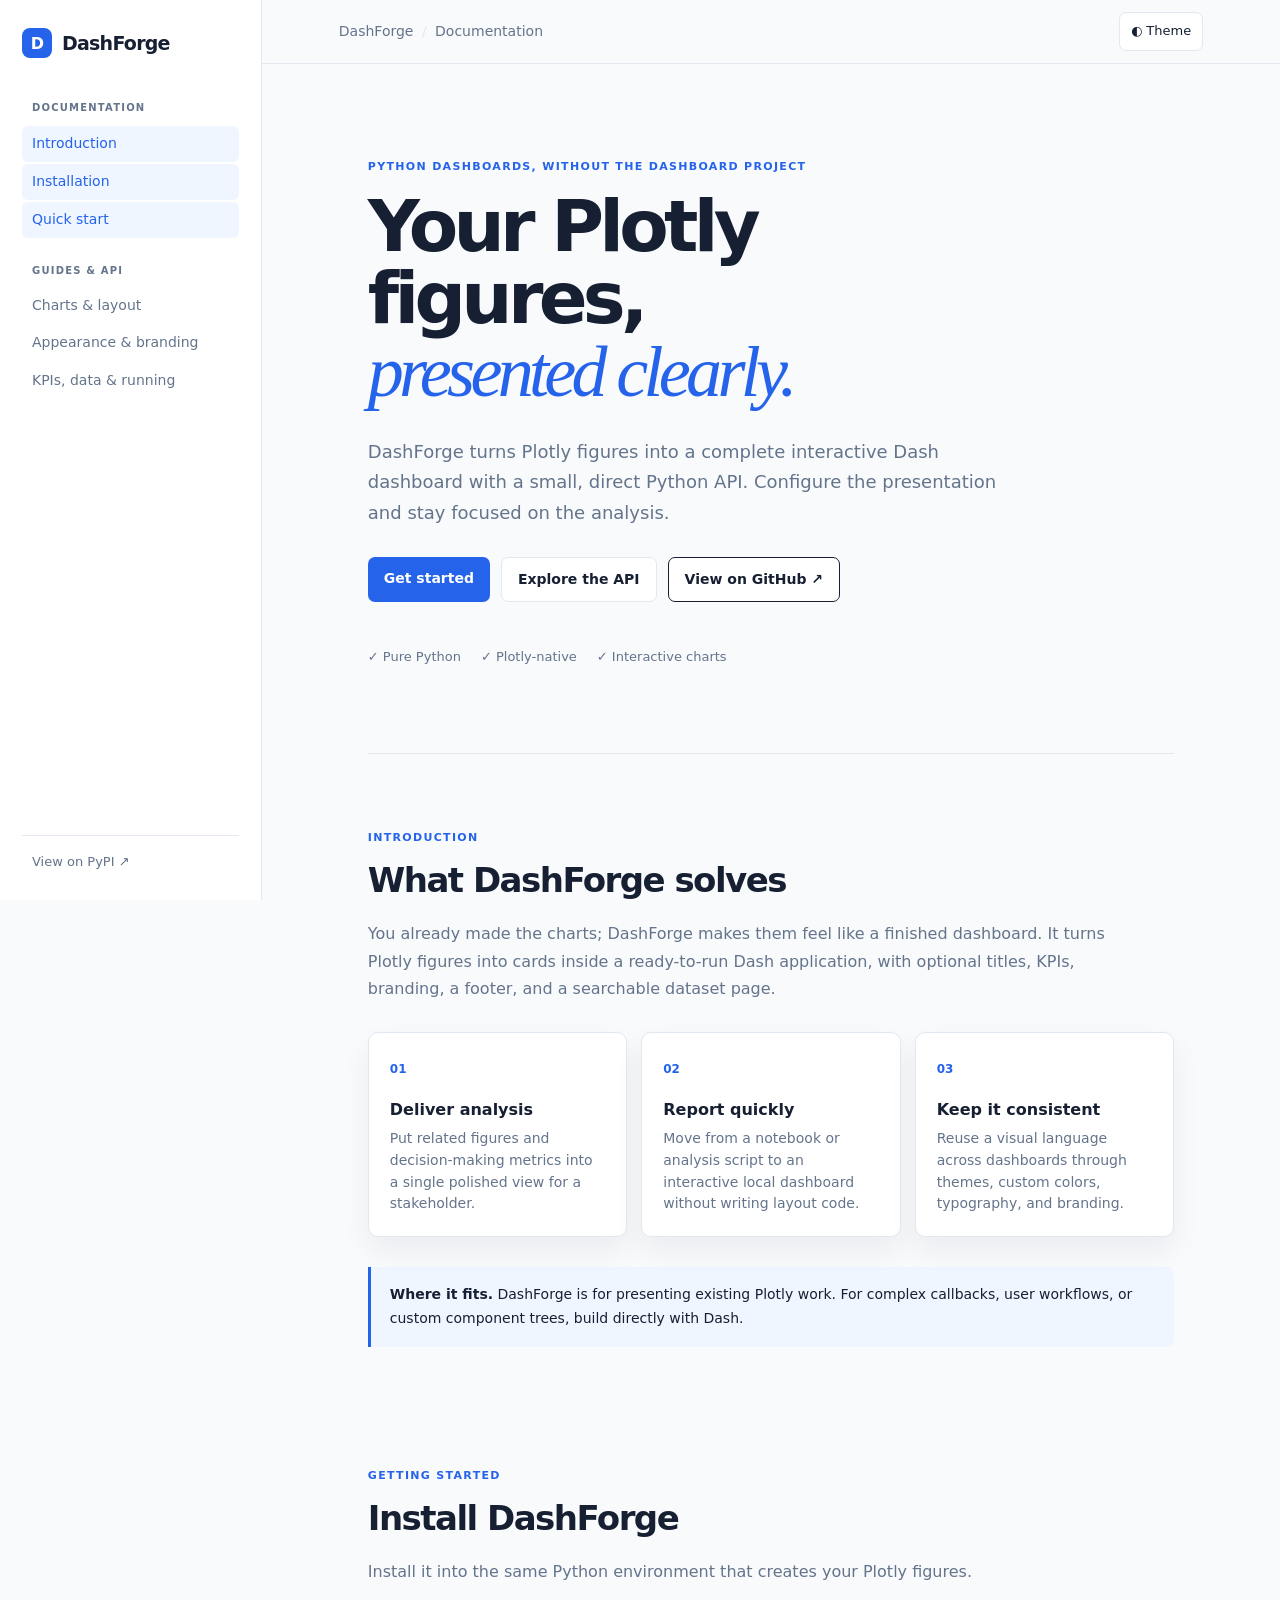
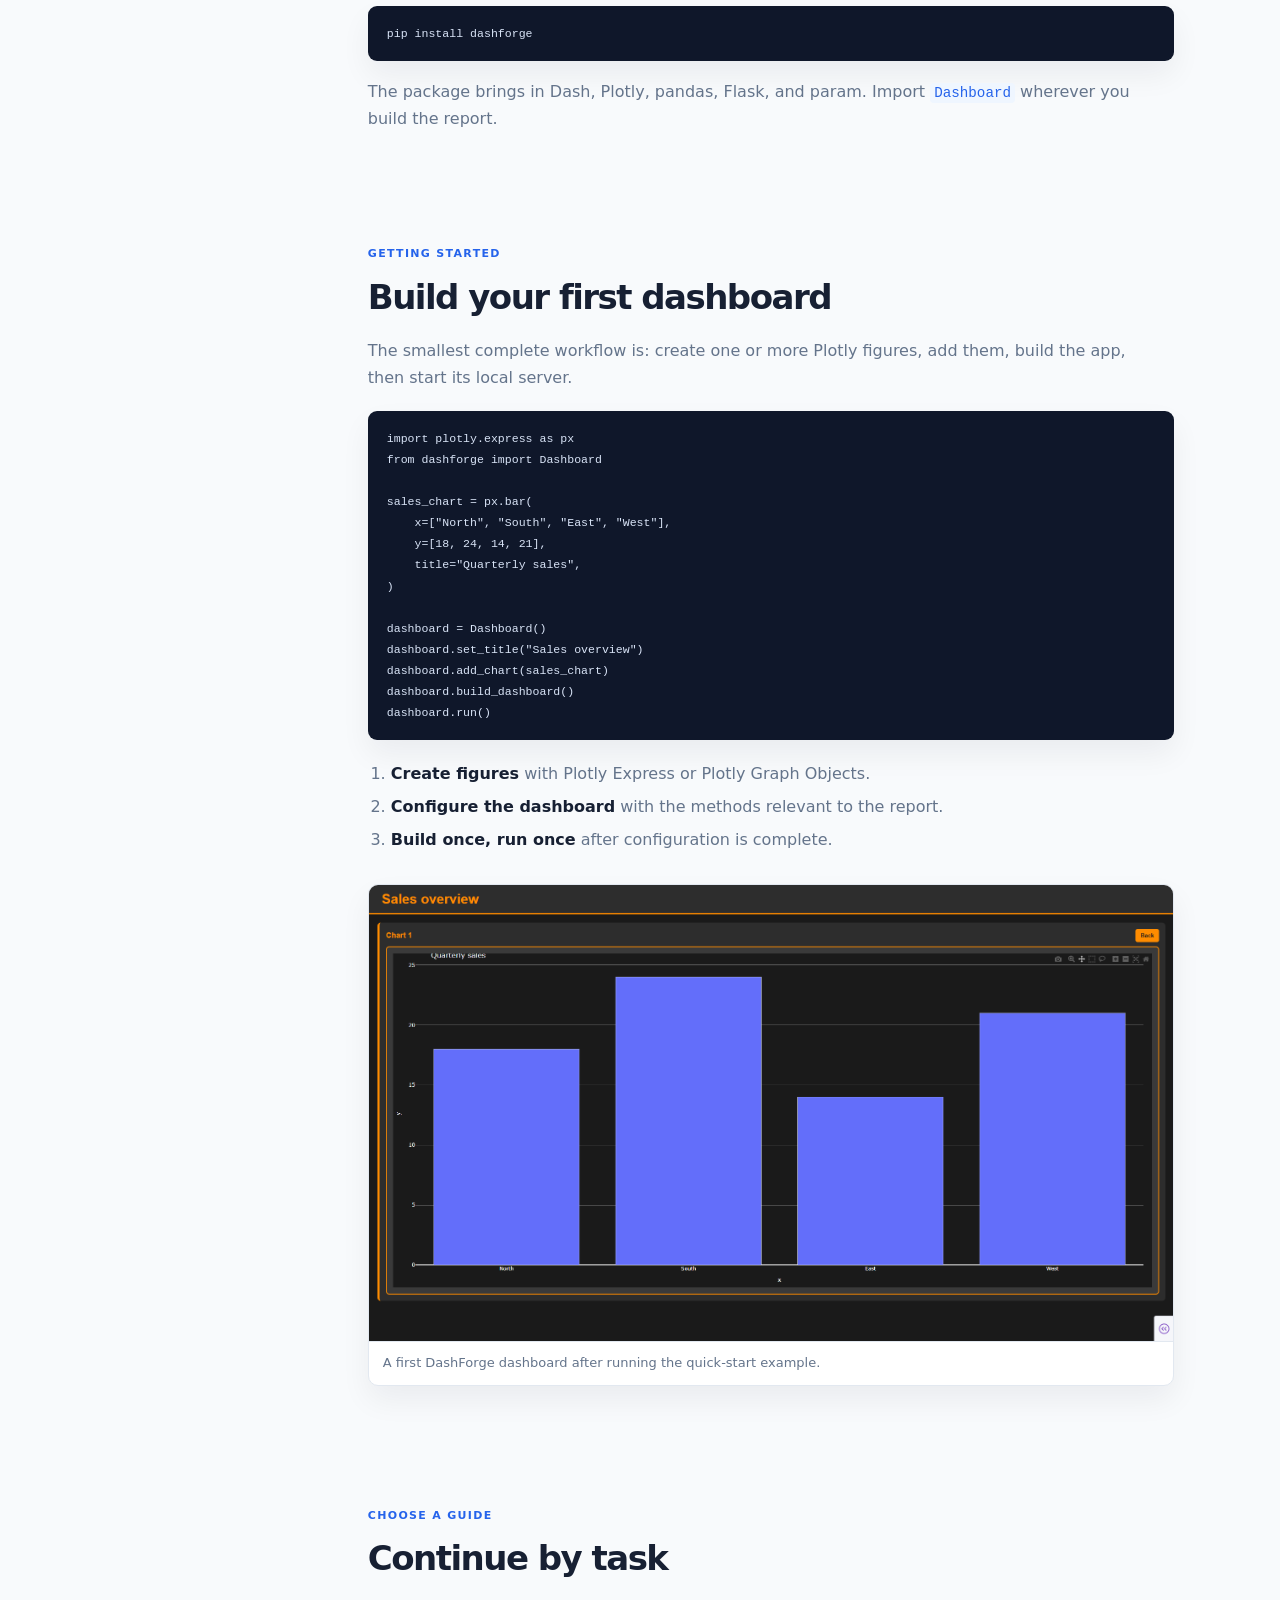
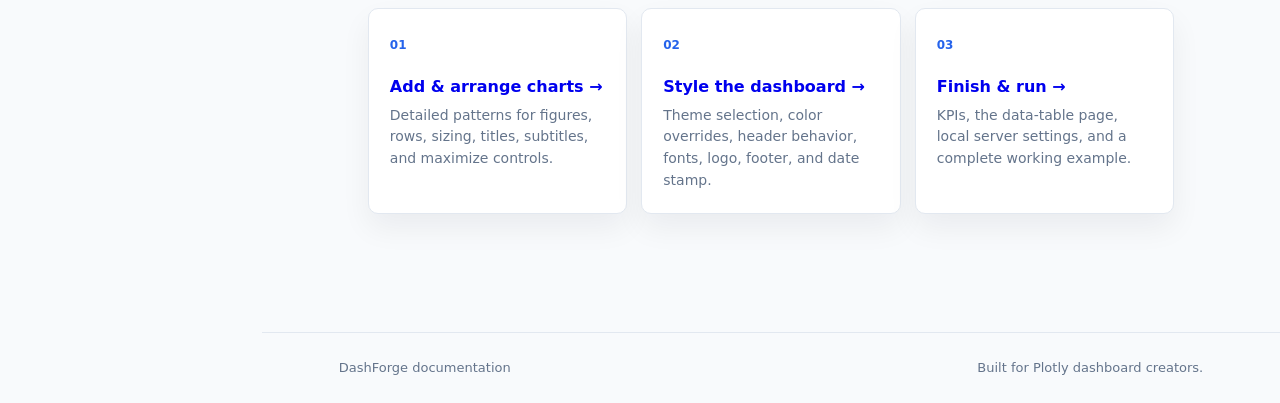
<file: docs/index.html>
<!doctype html>
<html lang="en">
<head><meta charset="utf-8"><meta name="viewport" content="width=device-width, initial-scale=1"><meta name="description" content="DashForge documentation"><title>DashForge — Documentation</title><link rel="stylesheet" href="Documentation.css"></head>
<body data-page="start">
<a class="skip-link" href="#content">Skip to content</a>
<div class="site-shell">
  <aside class="sidebar" aria-label="Documentation navigation">
    <a class="brand" href="index.html"><span class="brand-mark">D</span><span>DashForge</span></a>
    <p class="sidebar-label">Documentation</p>
    <nav class="nav-list">
      <a data-page-link="start" href="index.html">Introduction</a><a data-page-link="start" href="#installation">Installation</a><a data-page-link="start" href="#quickstart">Quick start</a>
      <p class="nav-heading">Guides &amp; API</p>
      <a data-page-link="charts" href="charts-and-layout.html">Charts &amp; layout</a><a data-page-link="appearance" href="appearance-and-branding.html">Appearance &amp; branding</a><a data-page-link="data" href="data-and-running.html">KPIs, data &amp; running</a>
    </nav>
    <div class="sidebar-bottom"><a href="https://pypi.org/project/dashforge/" target="_blank" rel="noreferrer">View on PyPI ↗</a></div>
  </aside>
  <main id="content">
    <header class="topbar"><span>DashForge <span class="muted">/</span> Documentation</span><button id="theme-toggle" class="theme-toggle" type="button">◐ Theme</button></header>
    <div class="page" id="top">
      <section class="hero"><p class="eyebrow">Python dashboards, without the dashboard project</p><h1>Your Plotly figures,<br><em>presented clearly.</em></h1><p class="hero-copy">DashForge turns Plotly figures into a complete interactive Dash dashboard with a small, direct Python API. Configure the presentation and stay focused on the analysis.</p><div class="hero-actions"><a class="button primary" href="#quickstart">Get started</a><a class="button secondary" href="charts-and-layout.html">Explore the API</a></div><div class="hero-meta"><span>✓ Pure Python</span><span>✓ Plotly-native</span><span>✓ Interactive charts</span></div></section>
      <section class="doc-section"><p class="eyebrow">Introduction</p><h2>What DashForge solves</h2><p>You already made the charts; DashForge makes them feel like a finished dashboard. It turns Plotly figures into cards inside a ready-to-run Dash application, with optional titles, KPIs, branding, a footer, and a searchable dataset page.</p><div class="cards three"><article class="info-card"><span class="card-number">01</span><h3>Deliver analysis</h3><p>Put related figures and decision-making metrics into a single polished view for a stakeholder.</p></article><article class="info-card"><span class="card-number">02</span><h3>Report quickly</h3><p>Move from a notebook or analysis script to an interactive local dashboard without writing layout code.</p></article><article class="info-card"><span class="card-number">03</span><h3>Keep it consistent</h3><p>Reuse a visual language across dashboards through themes, custom colors, typography, and branding.</p></article></div><aside class="note"><strong>Where it fits.</strong> DashForge is for presenting existing Plotly work. For complex callbacks, user workflows, or custom component trees, build directly with Dash.</aside></section>
      <section id="installation" class="doc-section"><p class="eyebrow">Getting started</p><h2>Install DashForge</h2><p>Install it into the same Python environment that creates your Plotly figures.</p><pre><code>pip install dashforge</code></pre><p>The package brings in Dash, Plotly, pandas, Flask, and param. Import <code>Dashboard</code> wherever you build the report.</p></section>
      <section id="quickstart" class="doc-section"><p class="eyebrow">Getting started</p><h2>Build your first dashboard</h2><p>The smallest complete workflow is: create one or more Plotly figures, add them, build the app, then start its local server.</p><pre><code>import plotly.express as px
from dashforge import Dashboard

sales_chart = px.bar(
    x=["North", "South", "East", "West"],
    y=[18, 24, 14, 21],
    title="Quarterly sales",
)

dashboard = Dashboard()
dashboard.set_title("Sales overview")
dashboard.add_chart(sales_chart)
dashboard.build_dashboard()
dashboard.run()</code></pre><ol class="steps"><li><strong>Create figures</strong> with Plotly Express or Plotly Graph Objects.</li><li><strong>Configure the dashboard</strong> with the methods relevant to the report.</li><li><strong>Build once, run once</strong> after configuration is complete.</li></ol><!-- assets\Documentation\First_layout.png --></section>
<!-- Picture needed: assets\Documentation\First_layout.png -->
      <section class="doc-section"><p class="eyebrow">Choose a guide</p><h2>Continue by task</h2><div class="cards three"><a class="info-card link-card" href="charts-and-layout.html"><span class="card-number">01</span><h3>Add &amp; arrange charts →</h3><p>Detailed patterns for figures, rows, sizing, titles, subtitles, and maximize controls.</p></a><a class="info-card link-card" href="appearance-and-branding.html"><span class="card-number">02</span><h3>Style the dashboard →</h3><p>Theme selection, color overrides, header behavior, fonts, logo, footer, and date stamp.</p></a><a class="info-card link-card" href="data-and-running.html"><span class="card-number">03</span><h3>Finish &amp; run →</h3><p>KPIs, the data-table page, local server settings, and a complete working example.</p></a></div></section>
    </div><footer class="site-footer"><span>DashForge documentation</span><span>Built for Plotly dashboard creators.</span></footer>
  </main>
</div><script src="Documentation.js"></script>
</body></html>
</file>
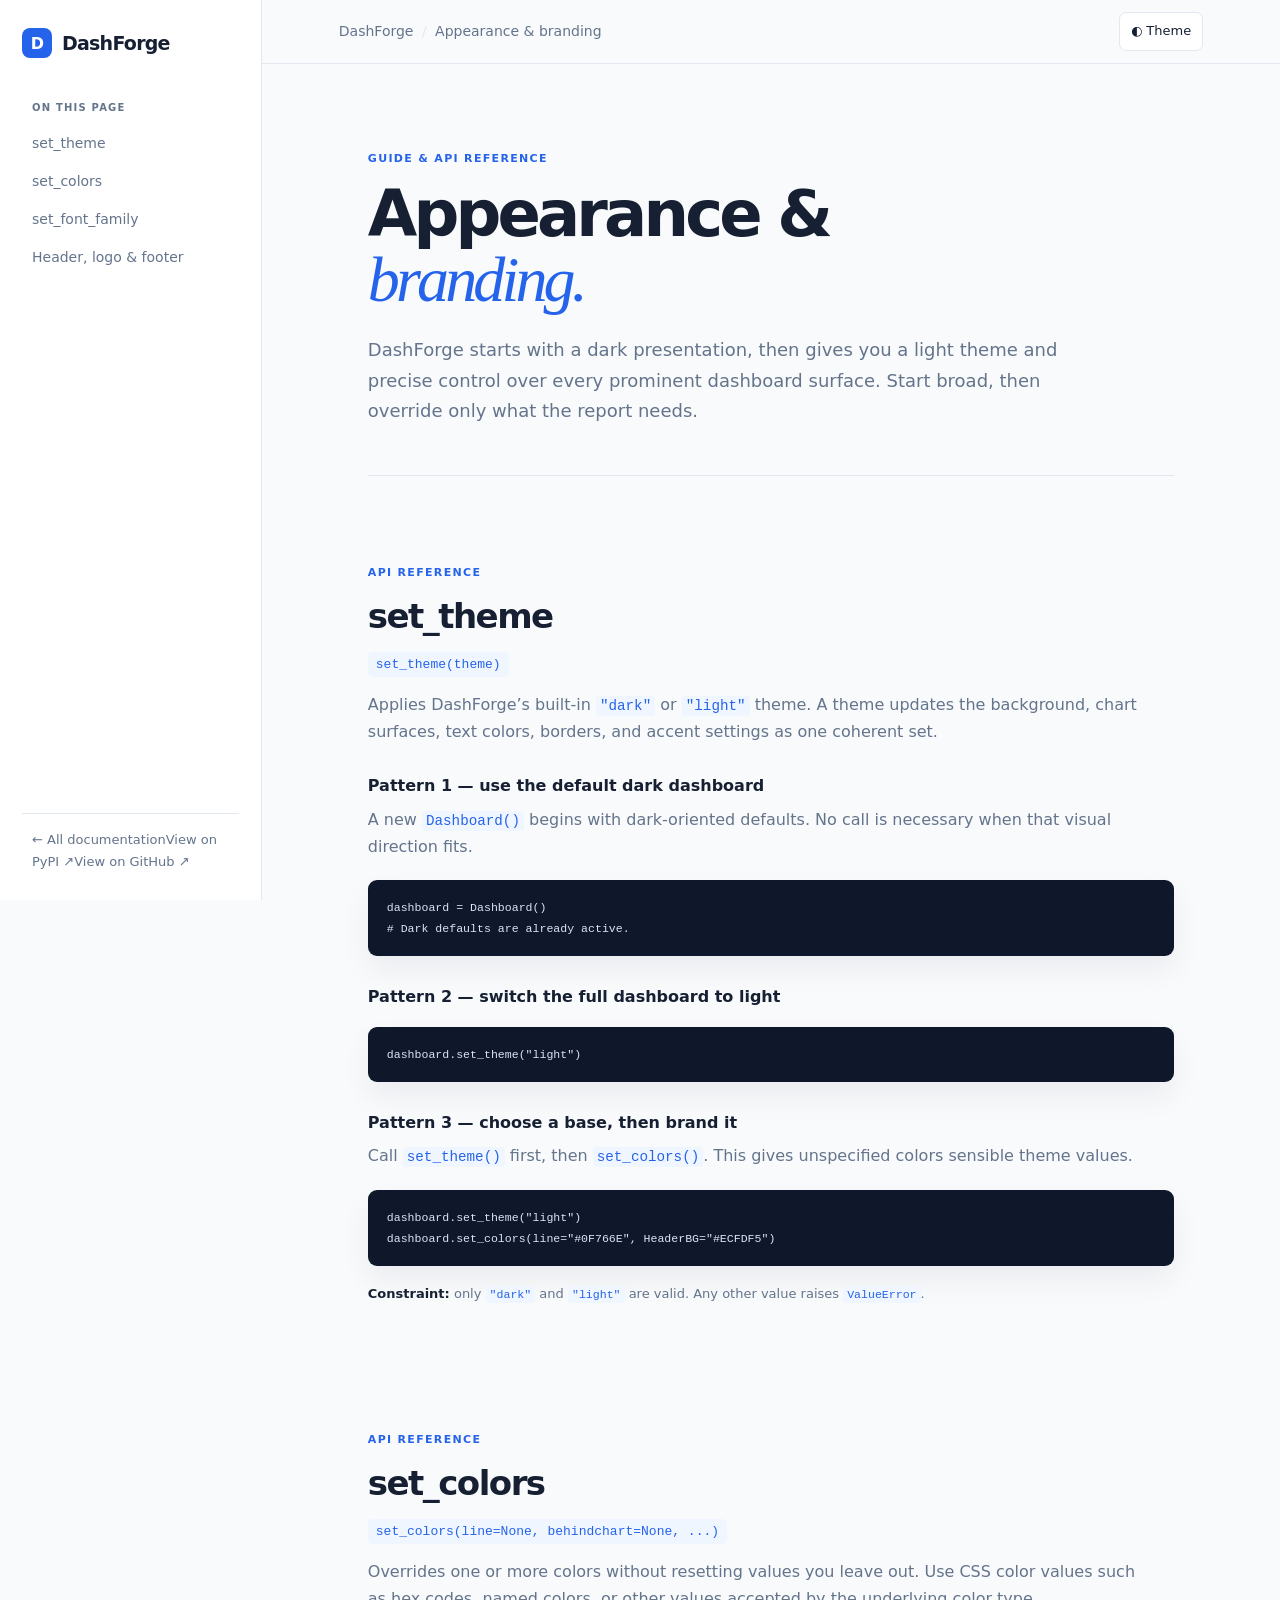
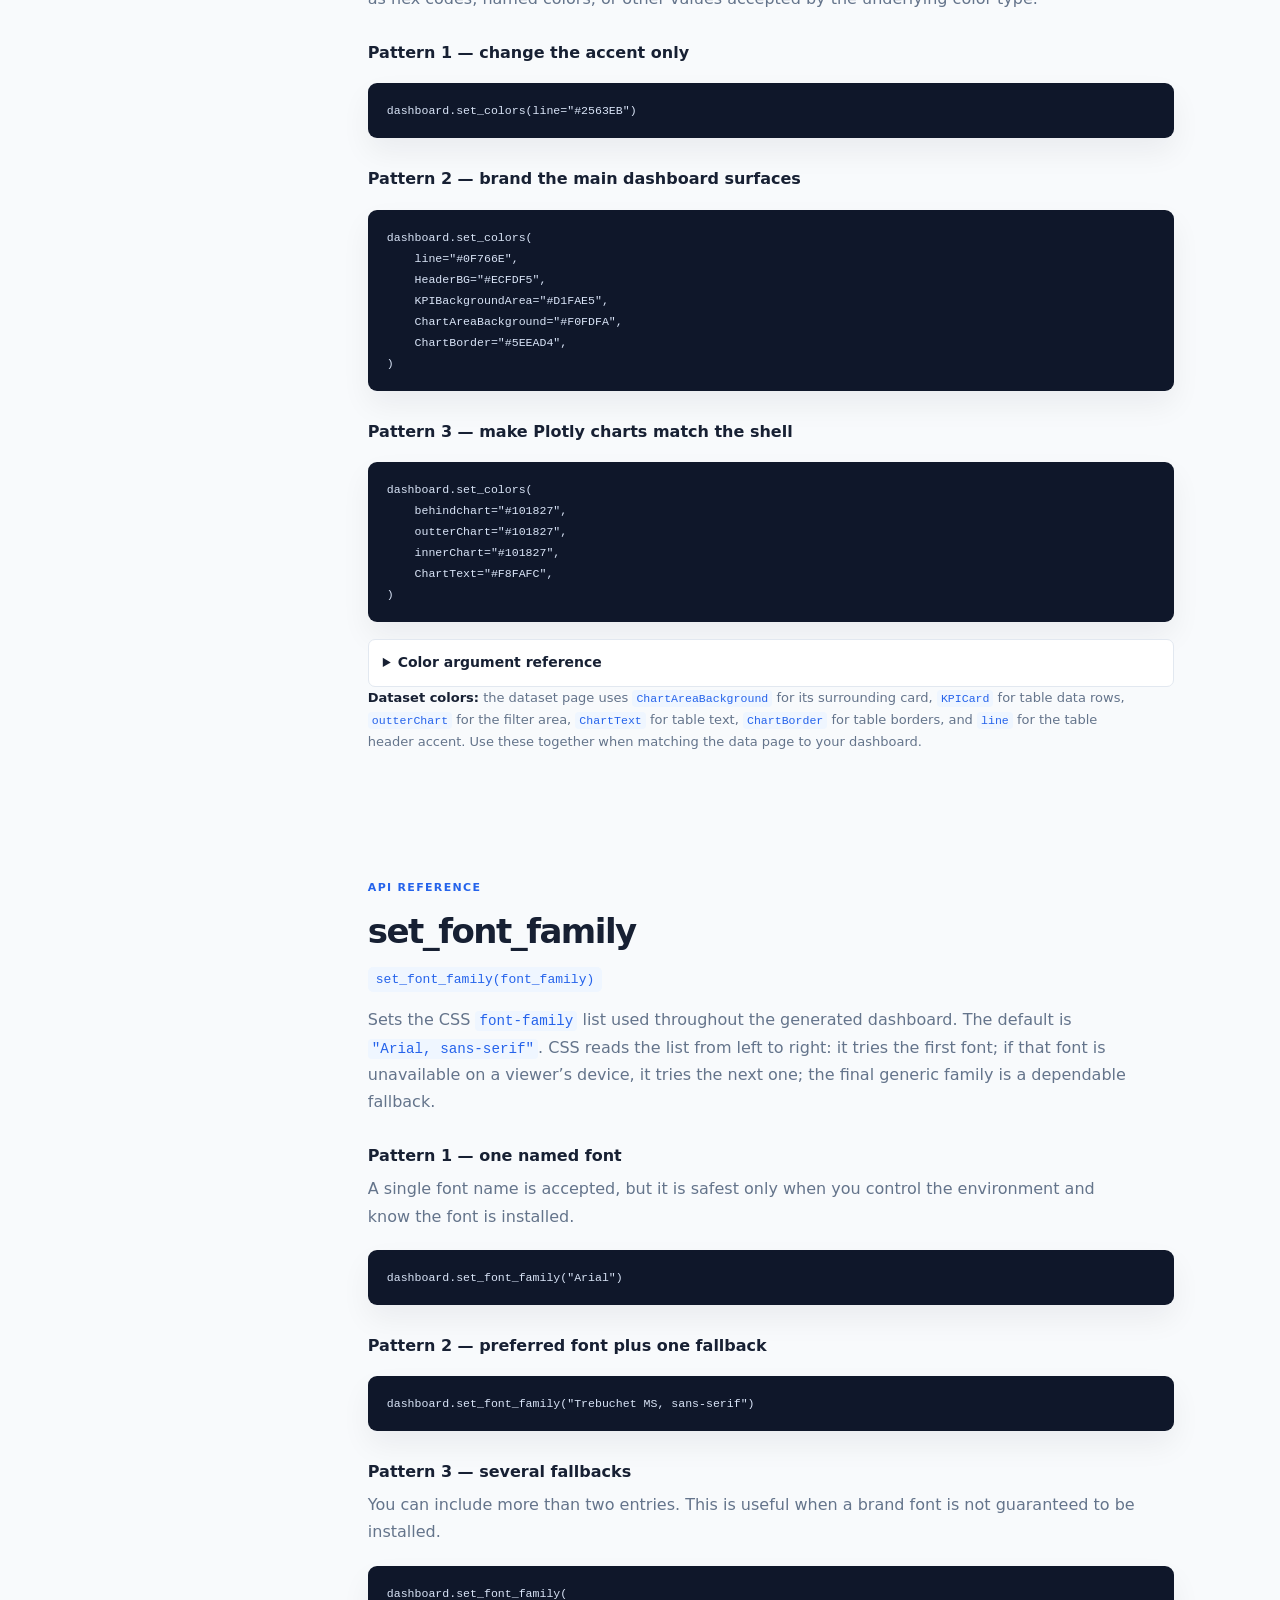
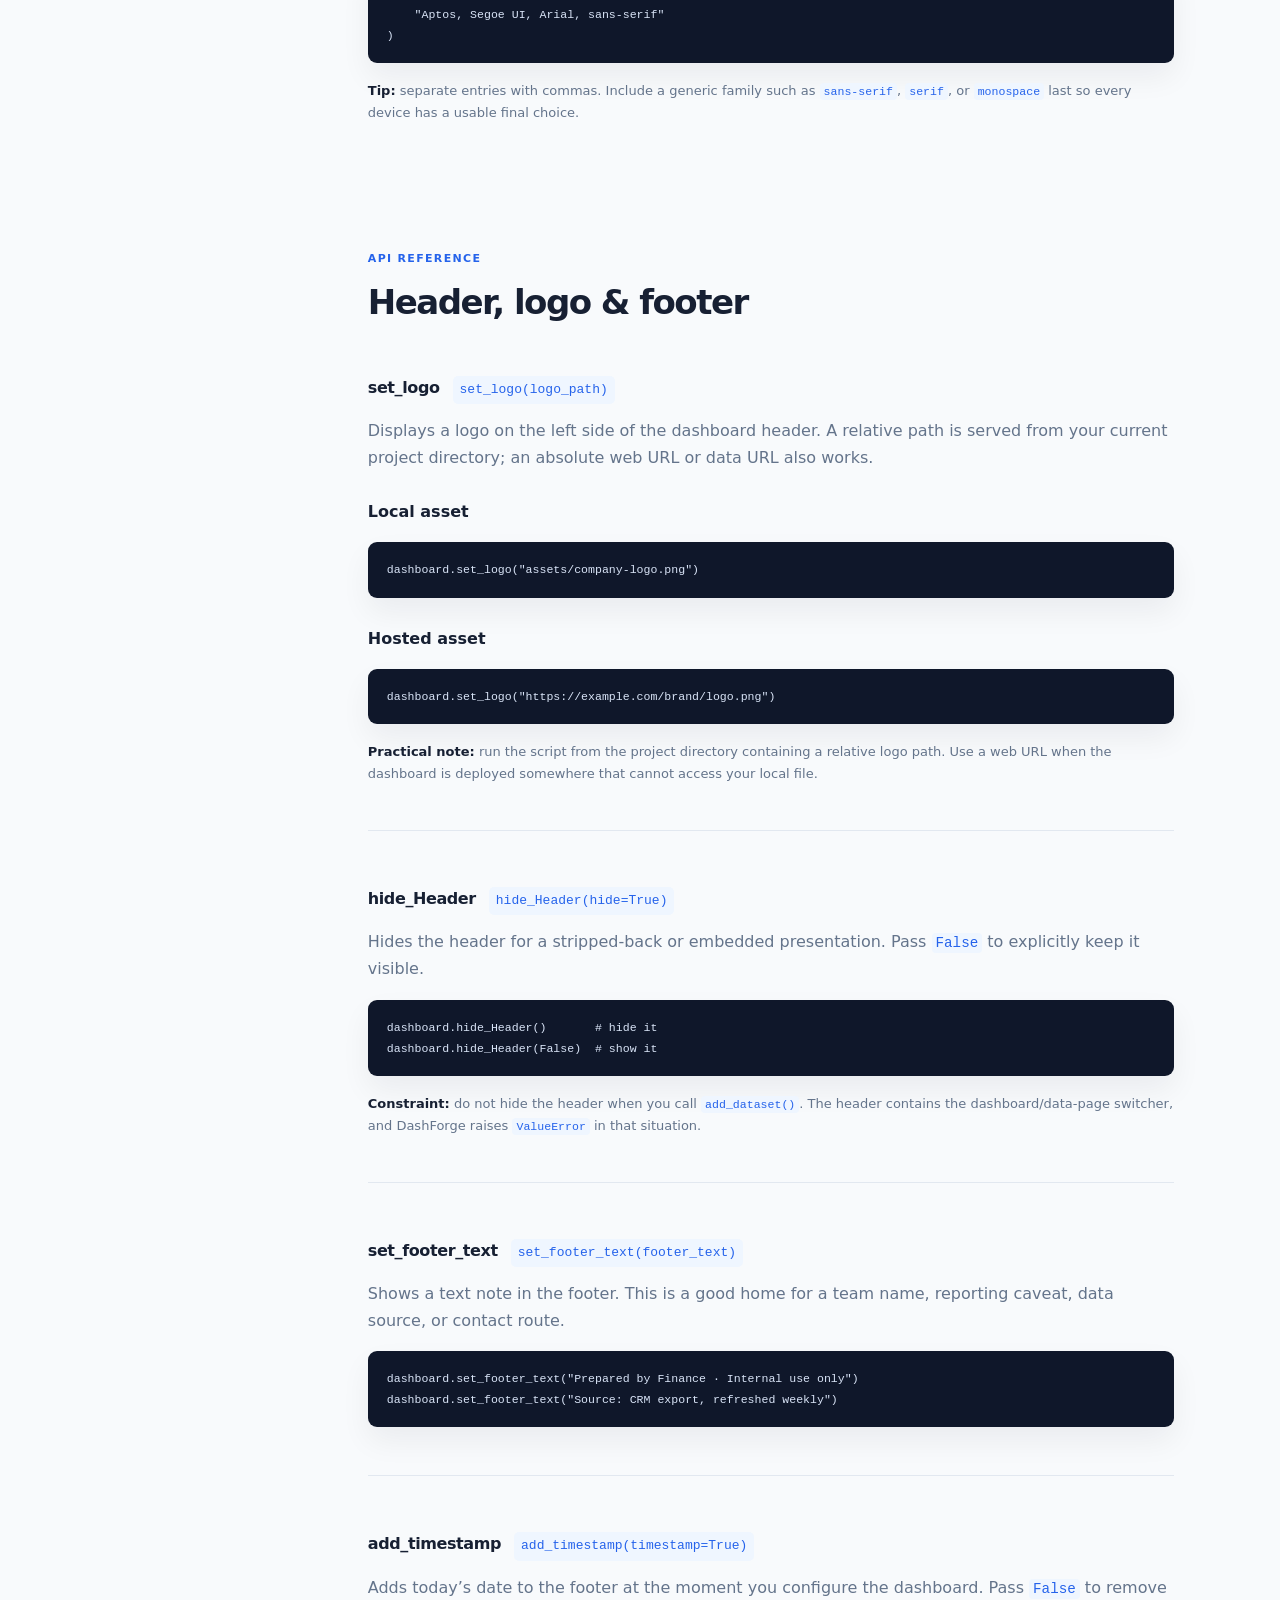
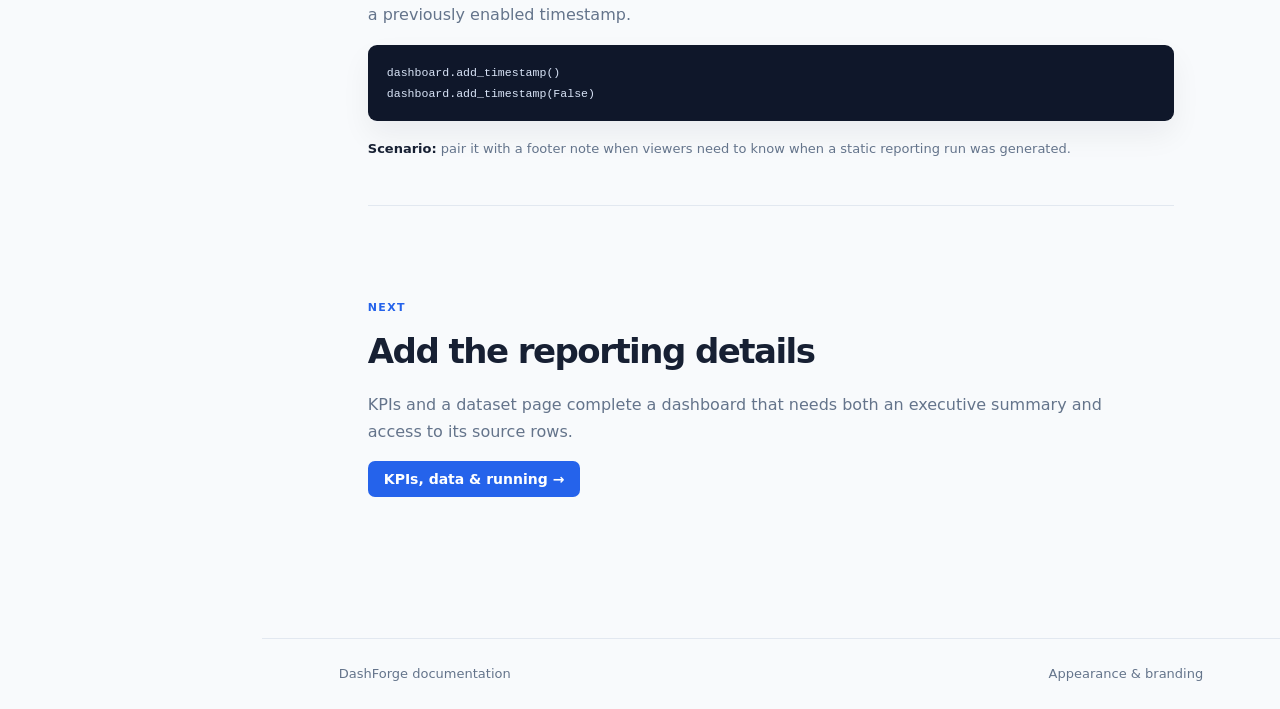
<file: docs/appearance-and-branding.html>
<!doctype html>
<html lang="en"><head><meta charset="utf-8"><meta name="viewport" content="width=device-width, initial-scale=1"><meta name="description" content="DashForge appearance and branding API"><title>Appearance & branding — DashForge</title><link rel="stylesheet" href="Documentation.css"></head>
<body data-page="appearance"><a class="skip-link" href="#content">Skip to content</a><div class="site-shell">
<aside class="sidebar" aria-label="Documentation navigation"><a class="brand" href="index.html"><span class="brand-mark">D</span><span>DashForge</span></a><p class="sidebar-label">Documentation</p><nav class="nav-list"><a href="index.html">Introduction</a><a href="index.html#installation">Installation</a><a href="index.html#quickstart">Quick start</a><p class="nav-heading">Guides &amp; API</p><a data-page-link="charts" href="charts-and-layout.html">Charts &amp; layout</a><a data-page-link="appearance" href="appearance-and-branding.html">Appearance &amp; branding</a><a data-page-link="data" href="data-and-running.html">KPIs, data &amp; running</a></nav><div class="sidebar-bottom"><a href="https://pypi.org/project/dashforge/" target="_blank" rel="noreferrer">View on PyPI ↗</a></div></aside>
<main id="content"><header class="topbar"><span>DashForge <span class="muted">/</span> Appearance &amp; branding</span><button id="theme-toggle" class="theme-toggle" type="button">◐ Theme</button></header><div class="page">
<section class="page-intro"><p class="eyebrow">Guide &amp; API reference</p><h1>Appearance &amp;<br><em>branding.</em></h1><p>DashForge starts with a dark presentation, then gives you a light theme and precise control over every prominent dashboard surface. Start broad, then override only what the report needs.</p></section>
<section id="theme" class="doc-section api-group"><p class="eyebrow">API reference</p><h2>set_theme</h2><div class="signature"><code>set_theme(theme)</code></div><p>Applies DashForge’s built-in <code>"dark"</code> or <code>"light"</code> theme. A theme updates the background, chart surfaces, text colors, borders, and accent settings as one coherent set.</p><h3>Pattern 1 — use the default dark dashboard</h3><p>A new <code>Dashboard()</code> begins with dark-oriented defaults. No call is necessary when that visual direction fits.</p><pre><code>dashboard = Dashboard()
# Dark defaults are already active.</code></pre><h3>Pattern 2 — switch the full dashboard to light</h3><pre><code>dashboard.set_theme("light")</code></pre><h3>Pattern 3 — choose a base, then brand it</h3><p>Call <code>set_theme()</code> first, then <code>set_colors()</code>. This gives unspecified colors sensible theme values.</p><pre><code>dashboard.set_theme("light")
dashboard.set_colors(line="#0F766E", HeaderBG="#ECFDF5")</code></pre><p class="validation"><strong>Constraint:</strong> only <code>"dark"</code> and <code>"light"</code> are valid. Any other value raises <code>ValueError</code>.</p></section>
<section id="colors" class="doc-section api-group"><p class="eyebrow">API reference</p><h2>set_colors</h2><div class="signature"><code>set_colors(line=None, behindchart=None, ...)</code></div><p>Overrides one or more colors without resetting values you leave out. Use CSS color values such as hex codes, named colors, or other values accepted by the underlying color type.</p><h3>Pattern 1 — change the accent only</h3><pre><code>dashboard.set_colors(line="#2563EB")</code></pre><h3>Pattern 2 — brand the main dashboard surfaces</h3><pre><code>dashboard.set_colors(
    line="#0F766E",
    HeaderBG="#ECFDF5",
    KPIBackgroundArea="#D1FAE5",
    ChartAreaBackground="#F0FDFA",
    ChartBorder="#5EEAD4",
)</code></pre><h3>Pattern 3 — make Plotly charts match the shell</h3><pre><code>dashboard.set_colors(
    behindchart="#101827",
    outterChart="#101827",
    innerChart="#101827",
    ChartText="#F8FAFC",
)</code></pre><details><summary>Color argument reference</summary><div class="details-grid"><code>line</code><span>Accent for headings and borders.</span><code>behindchart</code><span>Page-level dashboard background.</span><code>outterChart</code><span>Plotly figure background.</span><code>innerChart</code><span>Plotting-area background.</span><code>ChartText</code><span>Text inside Plotly charts.</span><code>HeaderBG</code><span>Header and footer background.</span><code>KPIBackgroundArea</code><span>Background behind KPI cards.</span><code>KPICard</code><span>Individual KPI card background.</span><code>KPIText</code><span>KPI value text.</span><code>ChartAreaBackground</code><span>Background behind chart cards <strong>and the dataset page card</strong>.</span><code>MaximizeButton</code><span>Maximize button text.</span><code>ChartBorder</code><span>Chart card border <strong>and dataset table cell borders</strong>.</span></div></details><p class="validation"><strong>Dataset colors:</strong> the dataset page uses <code>ChartAreaBackground</code> for its surrounding card, <code>KPICard</code> for table data rows, <code>outterChart</code> for the filter area, <code>ChartText</code> for table text, <code>ChartBorder</code> for table borders, and <code>line</code> for the table header accent. Use these together when matching the data page to your dashboard.</p></section>
<section id="font" class="doc-section api-group"><p class="eyebrow">API reference</p><h2>set_font_family</h2><div class="signature"><code>set_font_family(font_family)</code></div><p>Sets the CSS <code>font-family</code> list used throughout the generated dashboard. The default is <code>"Arial, sans-serif"</code>. CSS reads the list from left to right: it tries the first font; if that font is unavailable on a viewer’s device, it tries the next one; the final generic family is a dependable fallback.</p><h3>Pattern 1 — one named font</h3><p>A single font name is accepted, but it is safest only when you control the environment and know the font is installed.</p><pre><code>dashboard.set_font_family("Arial")</code></pre><h3>Pattern 2 — preferred font plus one fallback</h3><pre><code>dashboard.set_font_family("Trebuchet MS, sans-serif")</code></pre><h3>Pattern 3 — several fallbacks</h3><p>You can include more than two entries. This is useful when a brand font is not guaranteed to be installed.</p><pre><code>dashboard.set_font_family(
    "Aptos, Segoe UI, Arial, sans-serif"
)</code></pre><p class="validation"><strong>Tip:</strong> separate entries with commas. Include a generic family such as <code>sans-serif</code>, <code>serif</code>, or <code>monospace</code> last so every device has a usable final choice.</p></section>
<section id="header" class="doc-section api-group"><p class="eyebrow">API reference</p><h2>Header, logo &amp; footer</h2>
<article class="api-entry"><div class="api-title"><h3>set_logo</h3><code>set_logo(logo_path)</code></div><p>Displays a logo on the left side of the dashboard header. A relative path is served from your current project directory; an absolute web URL or data URL also works.</p><h3>Local asset</h3><pre><code>dashboard.set_logo("assets/company-logo.png")</code></pre><h3>Hosted asset</h3><pre><code>dashboard.set_logo("https://example.com/brand/logo.png")</code></pre><p class="validation"><strong>Practical note:</strong> run the script from the project directory containing a relative logo path. Use a web URL when the dashboard is deployed somewhere that cannot access your local file.</p></article>
<article class="api-entry"><div class="api-title"><h3>hide_Header</h3><code>hide_Header(hide=True)</code></div><p>Hides the header for a stripped-back or embedded presentation. Pass <code>False</code> to explicitly keep it visible.</p><pre><code>dashboard.hide_Header()       # hide it
dashboard.hide_Header(False)  # show it</code></pre><p class="validation"><strong>Constraint:</strong> do not hide the header when you call <code>add_dataset()</code>. The header contains the dashboard/data-page switcher, and DashForge raises <code>ValueError</code> in that situation.</p></article>
<article class="api-entry"><div class="api-title"><h3>set_footer_text</h3><code>set_footer_text(footer_text)</code></div><p>Shows a text note in the footer. This is a good home for a team name, reporting caveat, data source, or contact route.</p><pre><code>dashboard.set_footer_text("Prepared by Finance · Internal use only")
dashboard.set_footer_text("Source: CRM export, refreshed weekly")</code></pre></article>
<article class="api-entry"><div class="api-title"><h3>add_timestamp</h3><code>add_timestamp(timestamp=True)</code></div><p>Adds today’s date to the footer at the moment you configure the dashboard. Pass <code>False</code> to remove a previously enabled timestamp.</p><pre><code>dashboard.add_timestamp()
dashboard.add_timestamp(False)</code></pre><p class="validation"><strong>Scenario:</strong> pair it with a footer note when viewers need to know when a static reporting run was generated.</p></article></section>
<section class="doc-section final-example"><p class="eyebrow">Next</p><h2>Add the reporting details</h2><p>KPIs and a dataset page complete a dashboard that needs both an executive summary and access to its source rows.</p><a class="button primary" href="data-and-running.html">KPIs, data &amp; running →</a></section>
</div><footer class="site-footer"><span>DashForge documentation</span><span>Appearance &amp; branding</span></footer></main></div><script src="Documentation.js"></script></body></html>
</file>
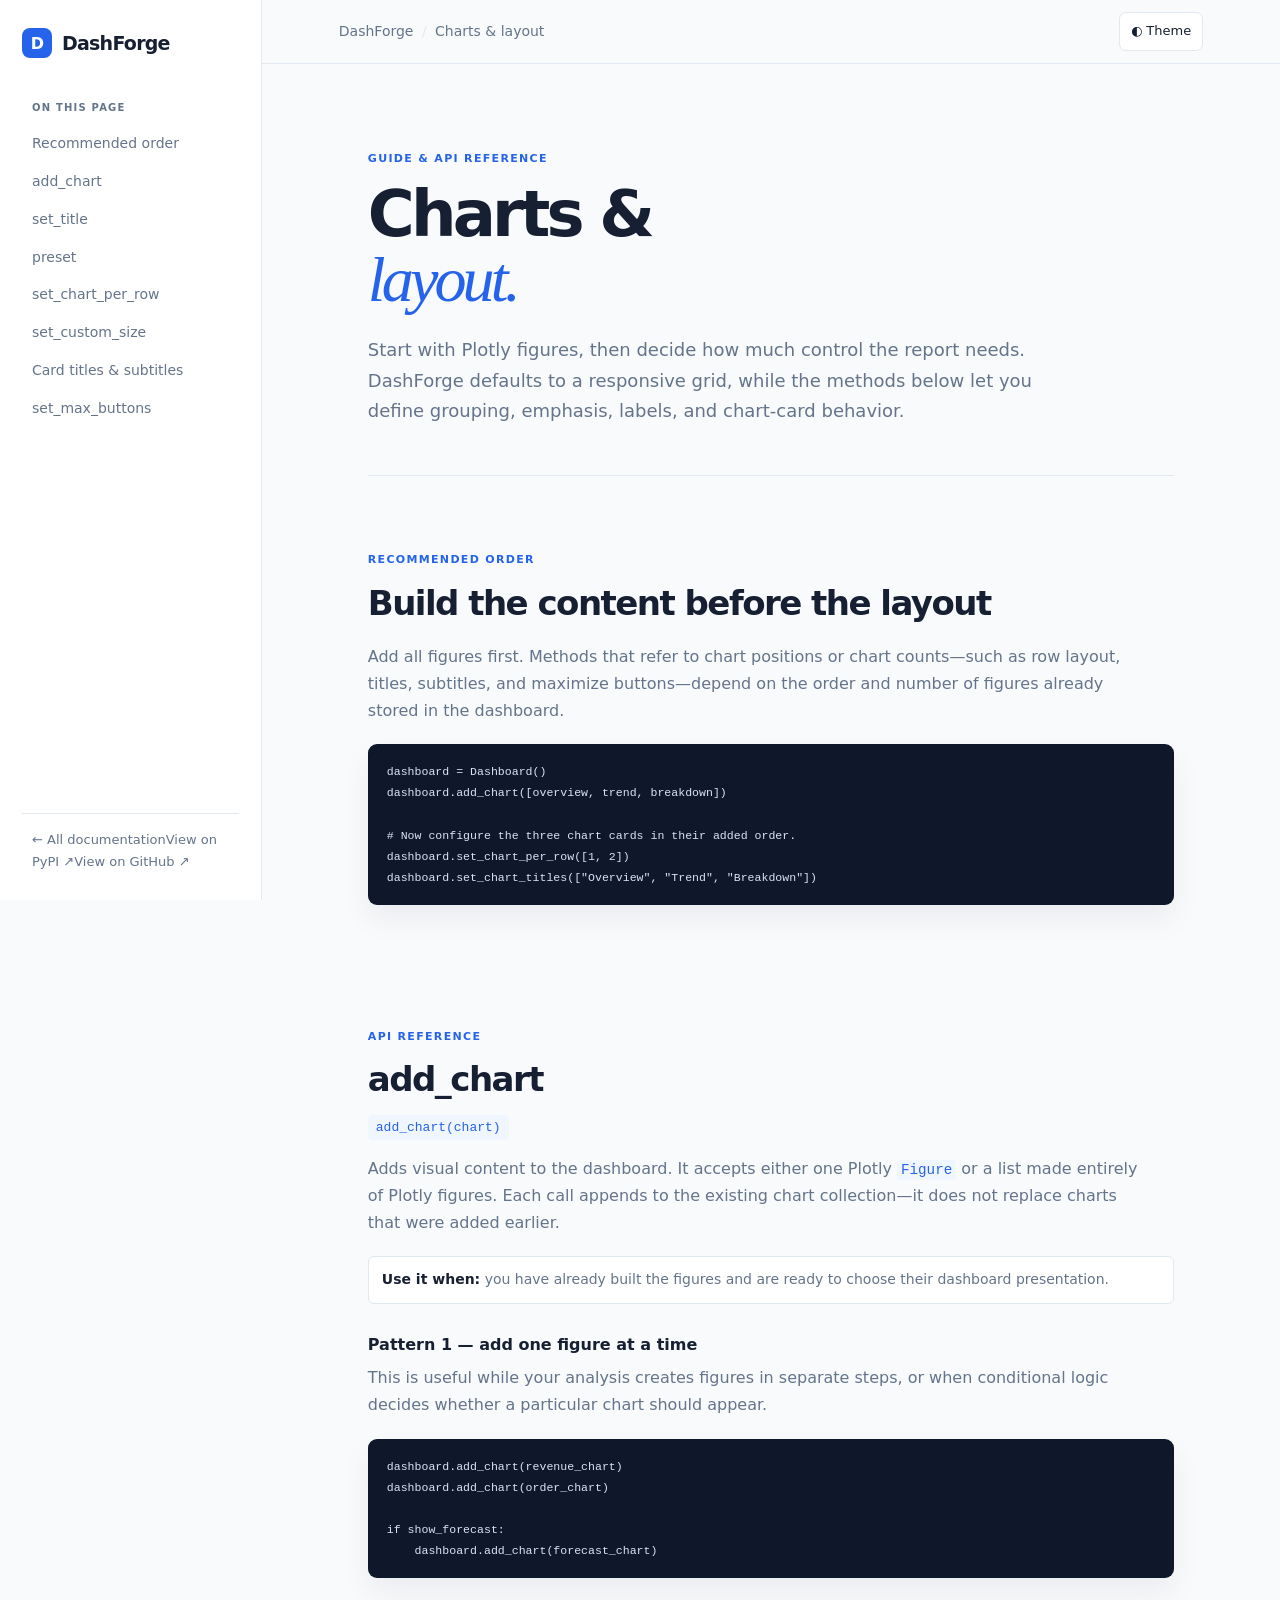
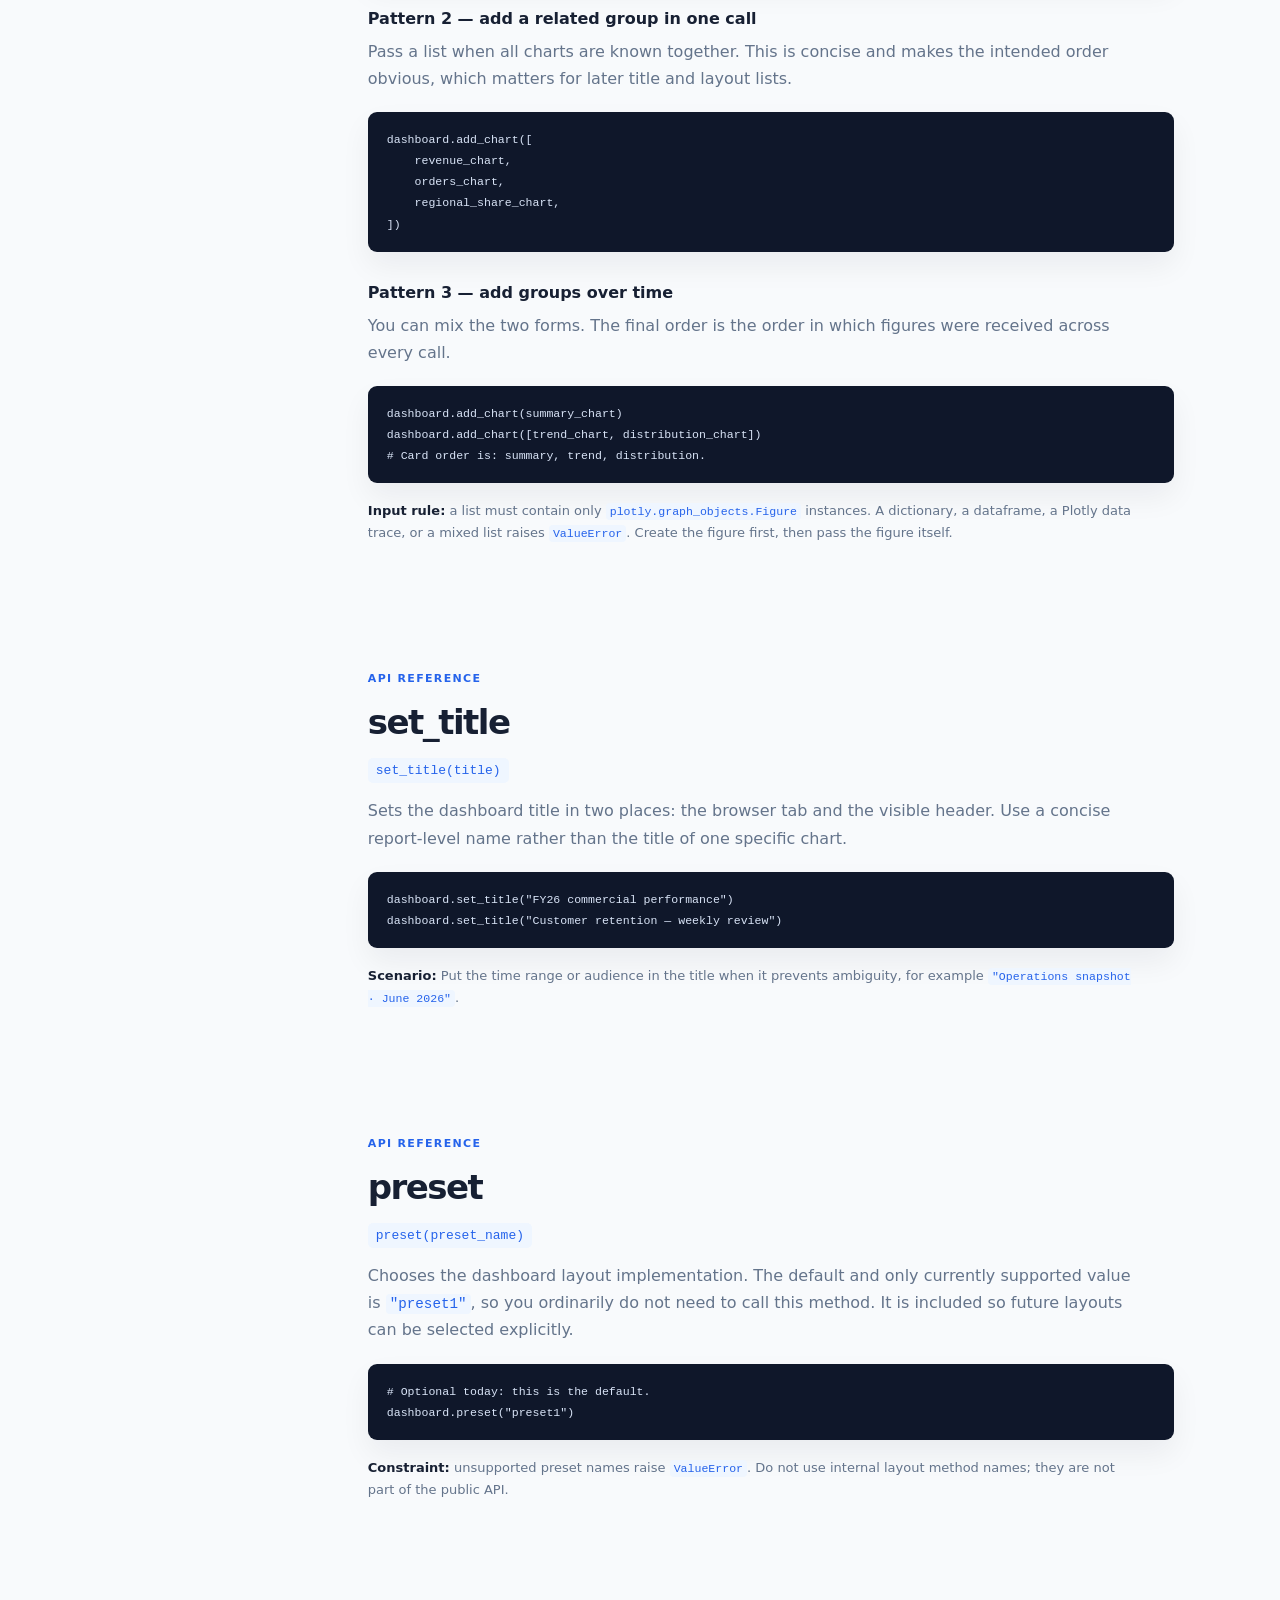
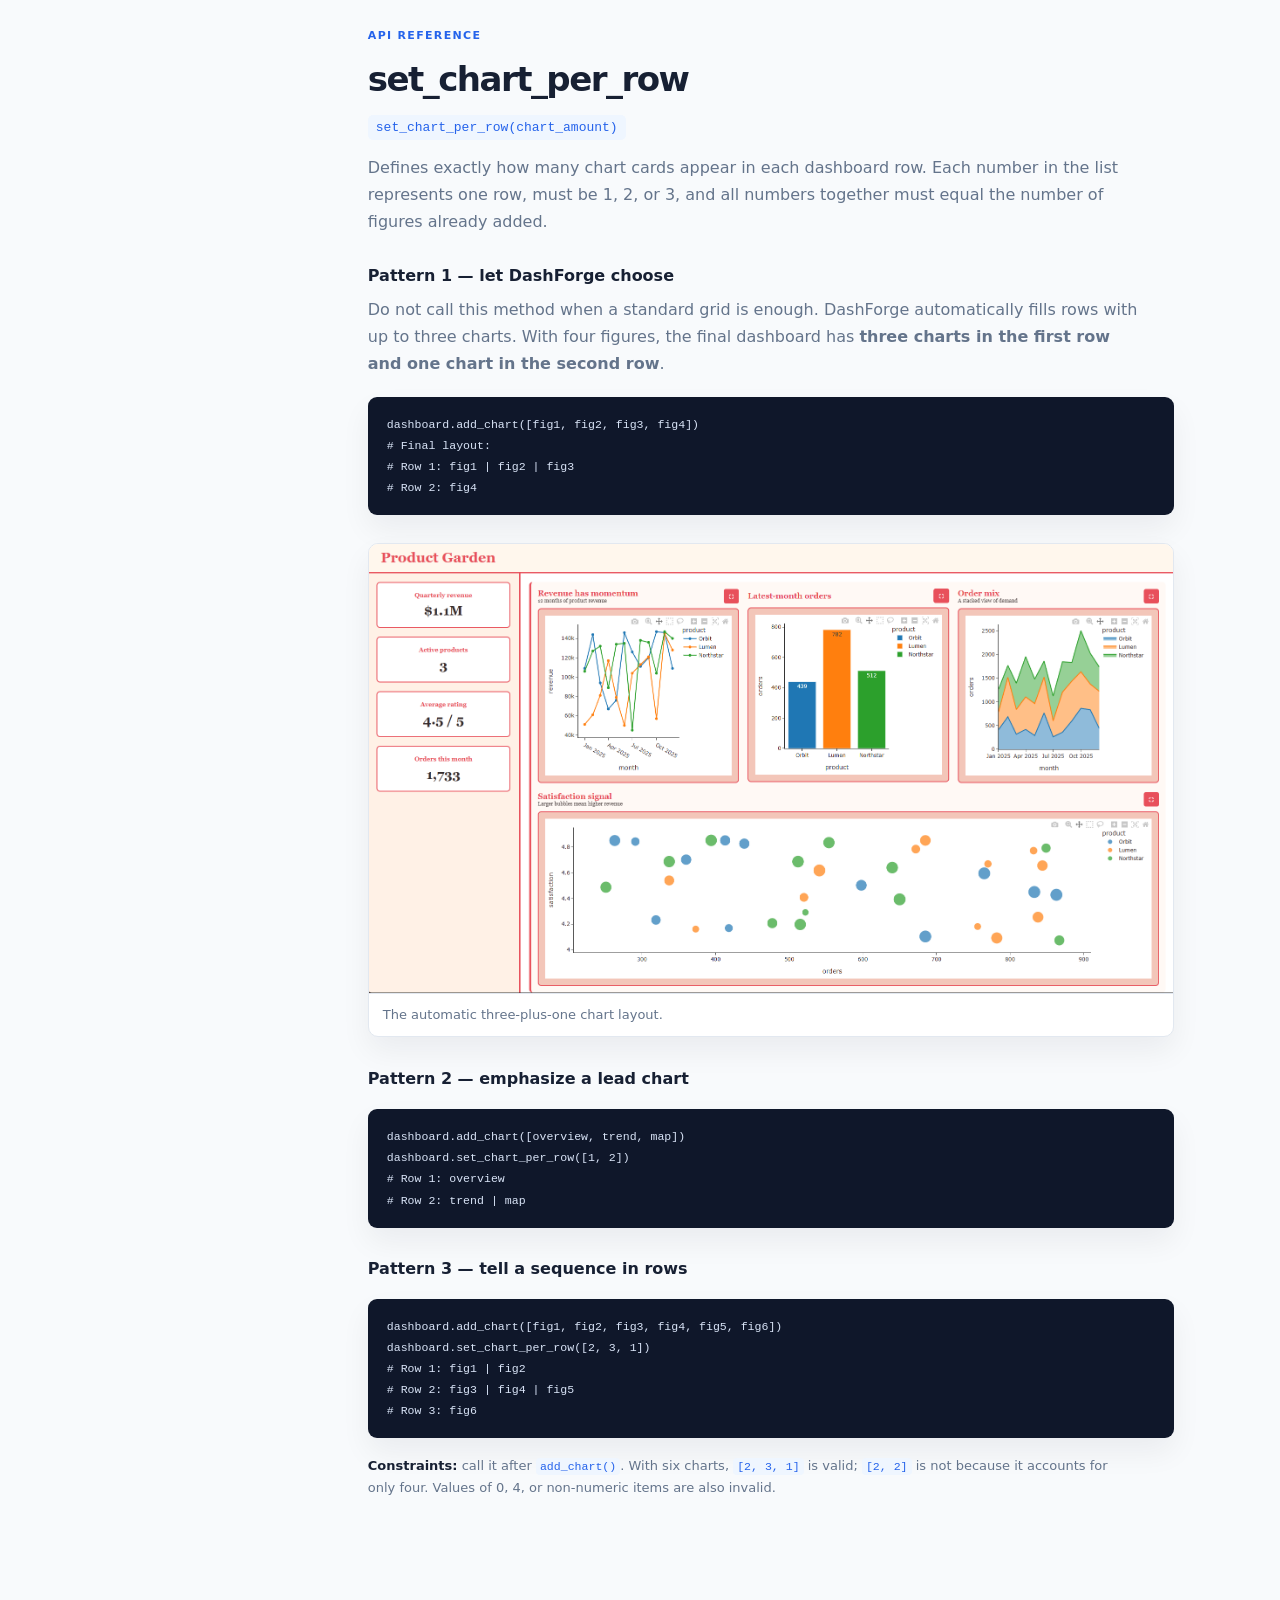
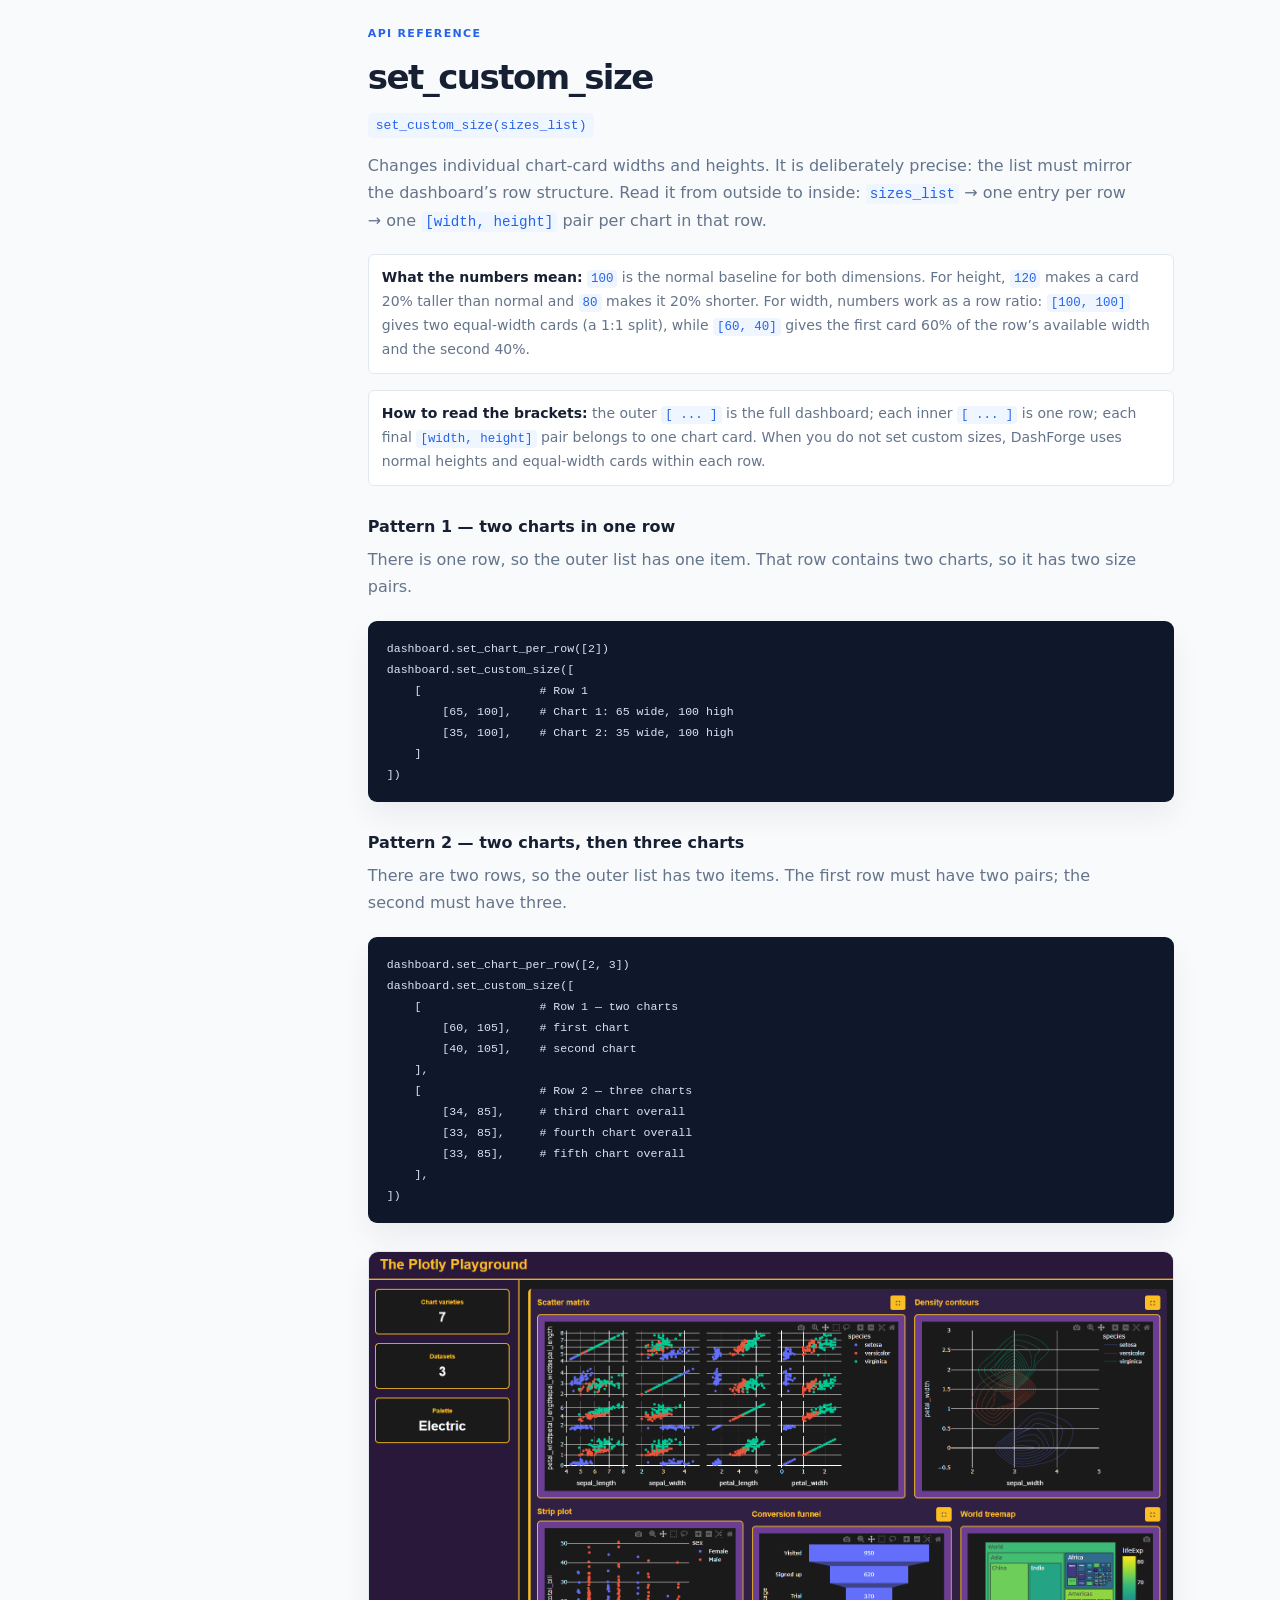
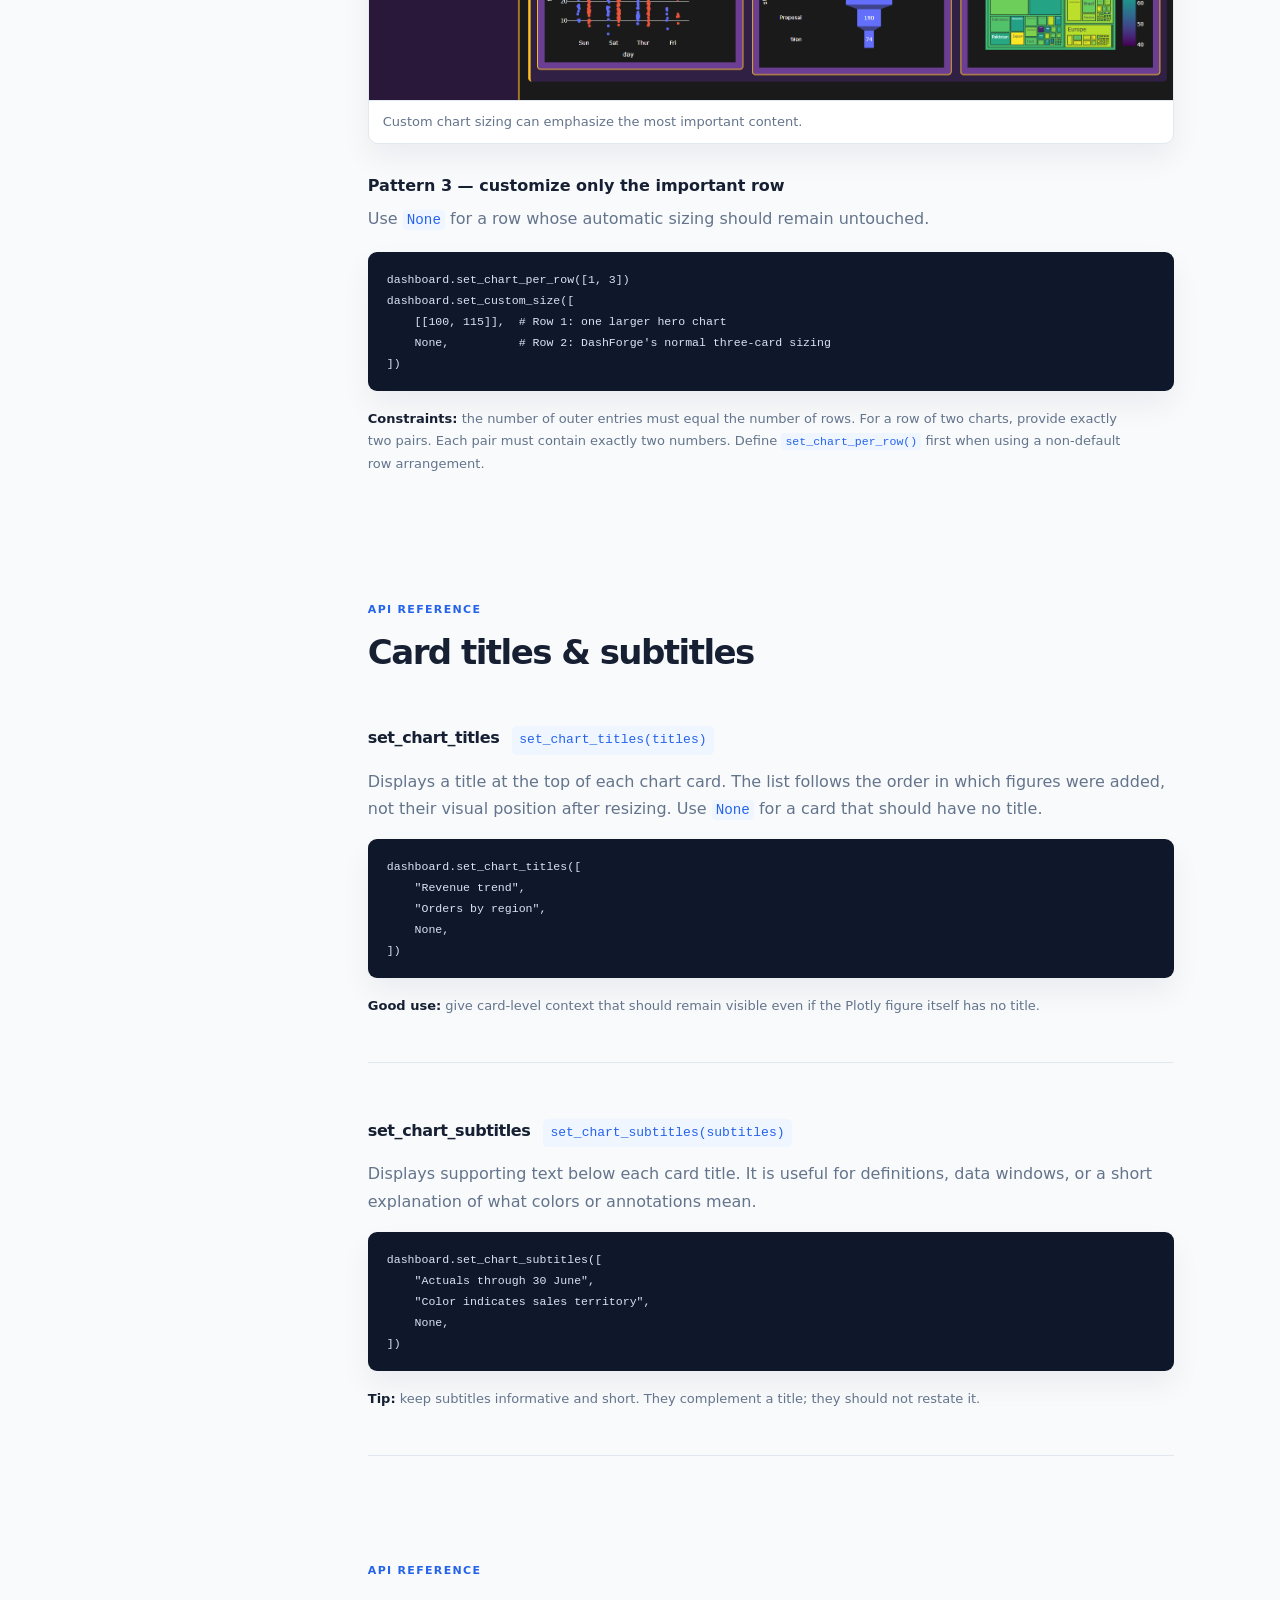
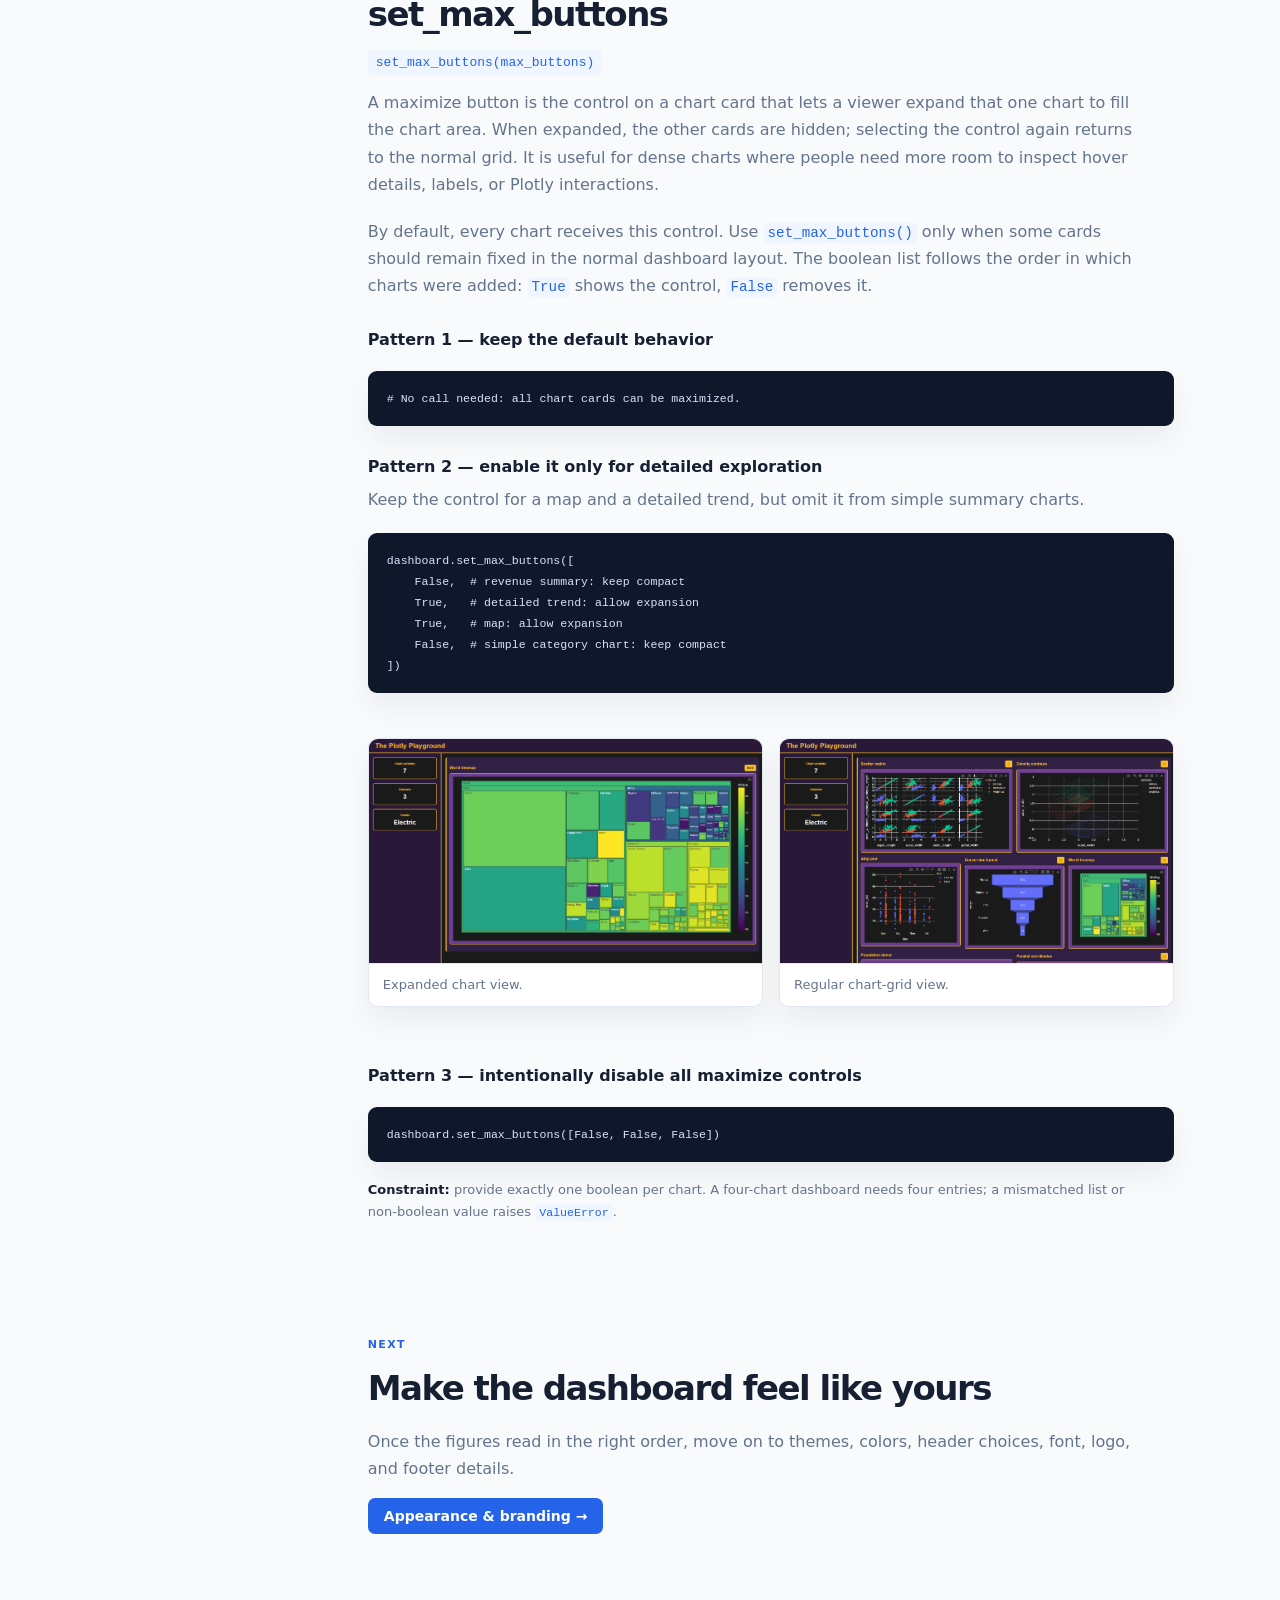
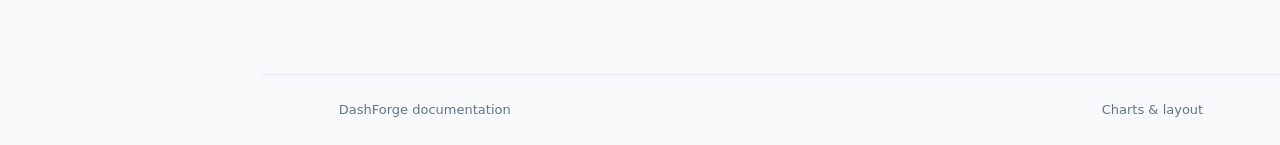
<file: docs/charts-and-layout.html>
<!doctype html>
<html lang="en"><head><meta charset="utf-8"><meta name="viewport" content="width=device-width, initial-scale=1"><meta name="description" content="DashForge chart and layout API"><title>Charts & layout — DashForge</title><link rel="stylesheet" href="Documentation.css"></head>
<body data-page="charts"><a class="skip-link" href="#content">Skip to content</a><div class="site-shell">
<aside class="sidebar" aria-label="Documentation navigation"><a class="brand" href="index.html"><span class="brand-mark">D</span><span>DashForge</span></a><p class="sidebar-label">Documentation</p><nav class="nav-list"><a href="index.html">Introduction</a><a href="index.html#installation">Installation</a><a href="index.html#quickstart">Quick start</a><p class="nav-heading">Guides &amp; API</p><a data-page-link="charts" href="charts-and-layout.html">Charts &amp; layout</a><a data-page-link="appearance" href="appearance-and-branding.html">Appearance &amp; branding</a><a data-page-link="data" href="data-and-running.html">KPIs, data &amp; running</a></nav><div class="sidebar-bottom"><a href="https://pypi.org/project/dashforge/" target="_blank" rel="noreferrer">View on PyPI ↗</a></div></aside>
<main id="content"><header class="topbar"><span>DashForge <span class="muted">/</span> Charts &amp; layout</span><button id="theme-toggle" class="theme-toggle" type="button">◐ Theme</button></header><div class="page">
<section class="page-intro"><p class="eyebrow">Guide &amp; API reference</p><h1>Charts &amp;<br><em>layout.</em></h1><p>Start with Plotly figures, then decide how much control the report needs. DashForge defaults to a responsive grid, while the methods below let you define grouping, emphasis, labels, and chart-card behavior.</p></section>
<section id="workflow" class="doc-section"><p class="eyebrow">Recommended order</p><h2>Build the content before the layout</h2><p>Add all figures first. Methods that refer to chart positions or chart counts—such as row layout, titles, subtitles, and maximize buttons—depend on the order and number of figures already stored in the dashboard.</p><pre><code>dashboard = Dashboard()
dashboard.add_chart([overview, trend, breakdown])

# Now configure the three chart cards in their added order.
dashboard.set_chart_per_row([1, 2])
dashboard.set_chart_titles(["Overview", "Trend", "Breakdown"])</code></pre></section>
<section id="add-chart" class="doc-section api-group"><p class="eyebrow">API reference</p><h2>add_chart</h2><div class="signature"><code>add_chart(chart)</code></div><p>Adds visual content to the dashboard. It accepts either one Plotly <code>Figure</code> or a list made entirely of Plotly figures. Each call appends to the existing chart collection—it does not replace charts that were added earlier.</p><div class="when"><strong>Use it when:</strong> you have already built the figures and are ready to choose their dashboard presentation.</div>
<h3>Pattern 1 — add one figure at a time</h3><p>This is useful while your analysis creates figures in separate steps, or when conditional logic decides whether a particular chart should appear.</p><pre><code>dashboard.add_chart(revenue_chart)
dashboard.add_chart(order_chart)

if show_forecast:
    dashboard.add_chart(forecast_chart)</code></pre>
<h3>Pattern 2 — add a related group in one call</h3><p>Pass a list when all charts are known together. This is concise and makes the intended order obvious, which matters for later title and layout lists.</p><pre><code>dashboard.add_chart([
    revenue_chart,
    orders_chart,
    regional_share_chart,
])</code></pre>
<h3>Pattern 3 — add groups over time</h3><p>You can mix the two forms. The final order is the order in which figures were received across every call.</p><pre><code>dashboard.add_chart(summary_chart)
dashboard.add_chart([trend_chart, distribution_chart])
# Card order is: summary, trend, distribution.</code></pre>
<p class="validation"><strong>Input rule:</strong> a list must contain only <code>plotly.graph_objects.Figure</code> instances. A dictionary, a dataframe, a Plotly data trace, or a mixed list raises <code>ValueError</code>. Create the figure first, then pass the figure itself.</p></section>
<section id="title" class="doc-section api-group"><p class="eyebrow">API reference</p><h2>set_title</h2><div class="signature"><code>set_title(title)</code></div><p>Sets the dashboard title in two places: the browser tab and the visible header. Use a concise report-level name rather than the title of one specific chart.</p><pre><code>dashboard.set_title("FY26 commercial performance")
dashboard.set_title("Customer retention — weekly review")</code></pre><p class="validation"><strong>Scenario:</strong> Put the time range or audience in the title when it prevents ambiguity, for example <code>"Operations snapshot · June 2026"</code>.</p></section>
<section id="preset" class="doc-section api-group"><p class="eyebrow">API reference</p><h2>preset</h2><div class="signature"><code>preset(preset_name)</code></div><p>Chooses the dashboard layout implementation. The default and only currently supported value is <code>"preset1"</code>, so you ordinarily do not need to call this method. It is included so future layouts can be selected explicitly.</p><pre><code># Optional today: this is the default.
dashboard.preset("preset1")</code></pre><p class="validation"><strong>Constraint:</strong> unsupported preset names raise <code>ValueError</code>. Do not use internal layout method names; they are not part of the public API.</p></section>
<section id="rows" class="doc-section api-group"><p class="eyebrow">API reference</p><h2>set_chart_per_row</h2><div class="signature"><code>set_chart_per_row(chart_amount)</code></div><p>Defines exactly how many chart cards appear in each dashboard row. Each number in the list represents one row, must be 1, 2, or 3, and all numbers together must equal the number of figures already added.</p><h3>Pattern 1 — let DashForge choose</h3><p>Do not call this method when a standard grid is enough. DashForge automatically fills rows with up to three charts. With four figures, the final dashboard has <strong>three charts in the first row and one chart in the second row</strong>.</p><pre><code>dashboard.add_chart([fig1, fig2, fig3, fig4])
# Final layout:
# Row 1: fig1 | fig2 | fig3
# Row 2: fig4</code></pre><!-- assets\Documentation\3-1Layout.png --><h3>Pattern 2 — emphasize a lead chart</h3><pre><code>dashboard.add_chart([overview, trend, map])
dashboard.set_chart_per_row([1, 2])
# Row 1: overview
# Row 2: trend | map</code></pre><h3>Pattern 3 — tell a sequence in rows</h3><pre><code>dashboard.add_chart([fig1, fig2, fig3, fig4, fig5, fig6])
dashboard.set_chart_per_row([2, 3, 1])
# Row 1: fig1 | fig2
# Row 2: fig3 | fig4 | fig5
# Row 3: fig6</code></pre><p class="validation"><strong>Constraints:</strong> call it after <code>add_chart()</code>. With six charts, <code>[2, 3, 1]</code> is valid; <code>[2, 2]</code> is not because it accounts for only four. Values of 0, 4, or non-numeric items are also invalid.</p></section>
<section id="size" class="doc-section api-group"><p class="eyebrow">API reference</p><h2>set_custom_size</h2><div class="signature"><code>set_custom_size(sizes_list)</code></div><p>Changes individual chart-card widths and heights. It is deliberately precise: the list must mirror the dashboard’s row structure. Read it from outside to inside: <code>sizes_list</code> → one entry per row → one <code>[width, height]</code> pair per chart in that row.</p><div class="when"><strong>What the numbers mean:</strong> <code>100</code> is the normal baseline for both dimensions. For height, <code>120</code> makes a card 20% taller than normal and <code>80</code> makes it 20% shorter. For width, numbers work as a row ratio: <code>[100, 100]</code> gives two equal-width cards (a 1:1 split), while <code>[60, 40]</code> gives the first card 60% of the row’s available width and the second 40%.</div><div class="when"><strong>How to read the brackets:</strong> the outer <code>[ ... ]</code> is the full dashboard; each inner <code>[ ... ]</code> is one row; each final <code>[width, height]</code> pair belongs to one chart card. When you do not set custom sizes, DashForge uses normal heights and equal-width cards within each row.</div><h3>Pattern 1 — two charts in one row</h3><p>There is one row, so the outer list has one item. That row contains two charts, so it has two size pairs.</p><pre><code>dashboard.set_chart_per_row([2])
dashboard.set_custom_size([
    [                 # Row 1
        [65, 100],    # Chart 1: 65 wide, 100 high
        [35, 100],    # Chart 2: 35 wide, 100 high
    ]
])</code></pre><h3>Pattern 2 — two charts, then three charts</h3><p>There are two rows, so the outer list has two items. The first row must have two pairs; the second must have three.</p><pre><code>dashboard.set_chart_per_row([2, 3])
dashboard.set_custom_size([
    [                 # Row 1 — two charts
        [60, 105],    # first chart
        [40, 105],    # second chart
    ],
    [                 # Row 2 — three charts
        [34, 85],     # third chart overall
        [33, 85],     # fourth chart overall
        [33, 85],     # fifth chart overall
    ],
])</code></pre><!-- assets\Documentation\SizingChart.png --><h3>Pattern 3 — customize only the important row</h3><p>Use <code>None</code> for a row whose automatic sizing should remain untouched.</p><pre><code>dashboard.set_chart_per_row([1, 3])
dashboard.set_custom_size([
    [[100, 115]],  # Row 1: one larger hero chart
    None,          # Row 2: DashForge's normal three-card sizing
])</code></pre><p class="validation"><strong>Constraints:</strong> the number of outer entries must equal the number of rows. For a row of two charts, provide exactly two pairs. Each pair must contain exactly two numbers. Define <code>set_chart_per_row()</code> first when using a non-default row arrangement.</p></section>
<section id="labels" class="doc-section api-group"><p class="eyebrow">API reference</p><h2>Card titles &amp; subtitles</h2>
<article class="api-entry"><div class="api-title"><h3>set_chart_titles</h3><code>set_chart_titles(titles)</code></div><p>Displays a title at the top of each chart card. The list follows the order in which figures were added, not their visual position after resizing. Use <code>None</code> for a card that should have no title.</p><pre><code>dashboard.set_chart_titles([
    "Revenue trend",
    "Orders by region",
    None,
])</code></pre><p class="validation"><strong>Good use:</strong> give card-level context that should remain visible even if the Plotly figure itself has no title.</p></article>
<article class="api-entry"><div class="api-title"><h3>set_chart_subtitles</h3><code>set_chart_subtitles(subtitles)</code></div><p>Displays supporting text below each card title. It is useful for definitions, data windows, or a short explanation of what colors or annotations mean.</p><pre><code>dashboard.set_chart_subtitles([
    "Actuals through 30 June",
    "Color indicates sales territory",
    None,
])</code></pre><p class="validation"><strong>Tip:</strong> keep subtitles informative and short. They complement a title; they should not restate it.</p></article></section>
<section id="maximize" class="doc-section api-group"><p class="eyebrow">API reference</p><h2>set_max_buttons</h2><div class="signature"><code>set_max_buttons(max_buttons)</code></div><p>A maximize button is the control on a chart card that lets a viewer expand that one chart to fill the chart area. When expanded, the other cards are hidden; selecting the control again returns to the normal grid. It is useful for dense charts where people need more room to inspect hover details, labels, or Plotly interactions.</p><p>By default, every chart receives this control. Use <code>set_max_buttons()</code> only when some cards should remain fixed in the normal dashboard layout. The boolean list follows the order in which charts were added: <code>True</code> shows the control, <code>False</code> removes it.</p><h3>Pattern 1 — keep the default behavior</h3><pre><code># No call needed: all chart cards can be maximized.</code></pre><h3>Pattern 2 — enable it only for detailed exploration</h3><p>Keep the control for a map and a detailed trend, but omit it from simple summary charts.</p><pre><code>dashboard.set_max_buttons([
    False,  # revenue summary: keep compact
    True,   # detailed trend: allow expansion
    True,   # map: allow expansion
    False,  # simple category chart: keep compact
])</code></pre><!-- assets\Documentation\MaxView.png | assets\Documentation\MinView.png --><h3>Pattern 3 — intentionally disable all maximize controls</h3><pre><code>dashboard.set_max_buttons([False, False, False])</code></pre><p class="validation"><strong>Constraint:</strong> provide exactly one boolean per chart. A four-chart dashboard needs four entries; a mismatched list or non-boolean value raises <code>ValueError</code>.</p></section>
<section class="doc-section final-example"><p class="eyebrow">Next</p><h2>Make the dashboard feel like yours</h2><p>Once the figures read in the right order, move on to themes, colors, header choices, font, logo, and footer details.</p><a class="button primary" href="appearance-and-branding.html">Appearance &amp; branding →</a></section>
</div><footer class="site-footer"><span>DashForge documentation</span><span>Charts &amp; layout</span></footer></main></div><script src="Documentation.js"></script></body></html>
</file>
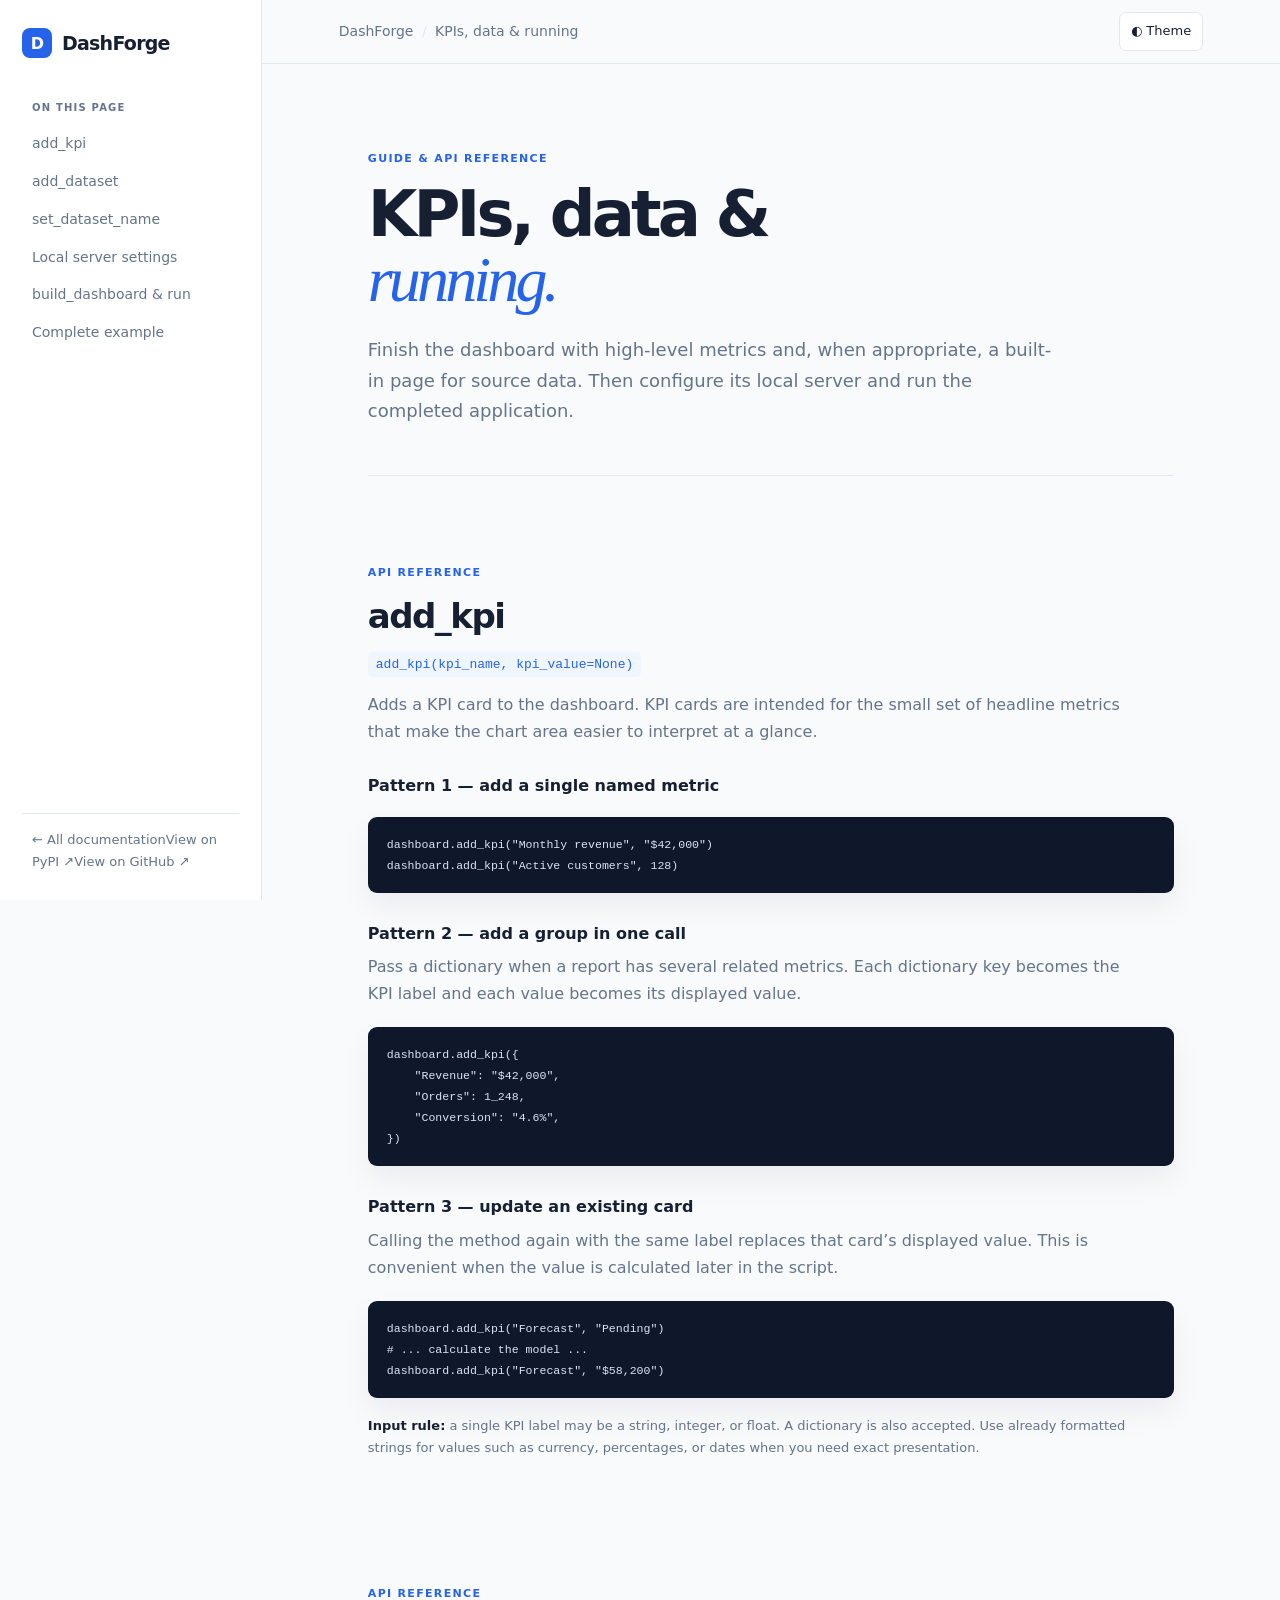
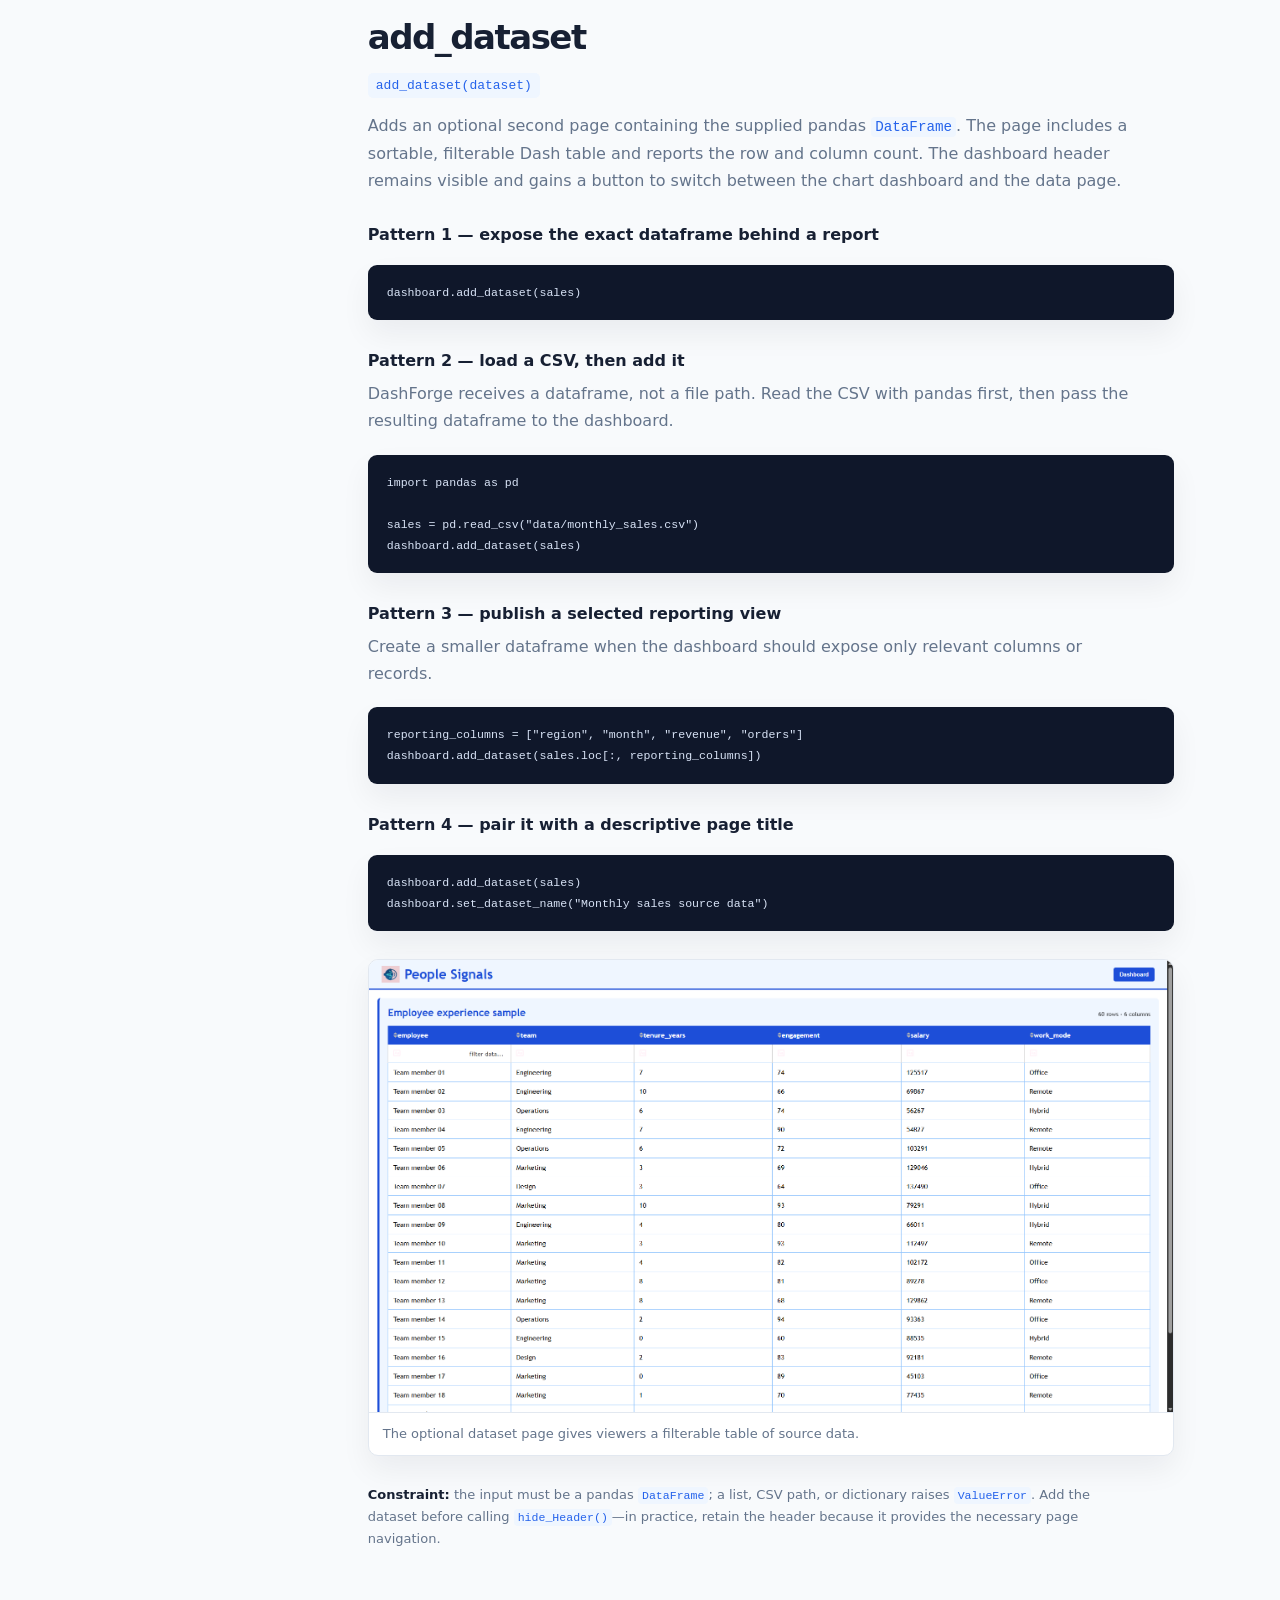
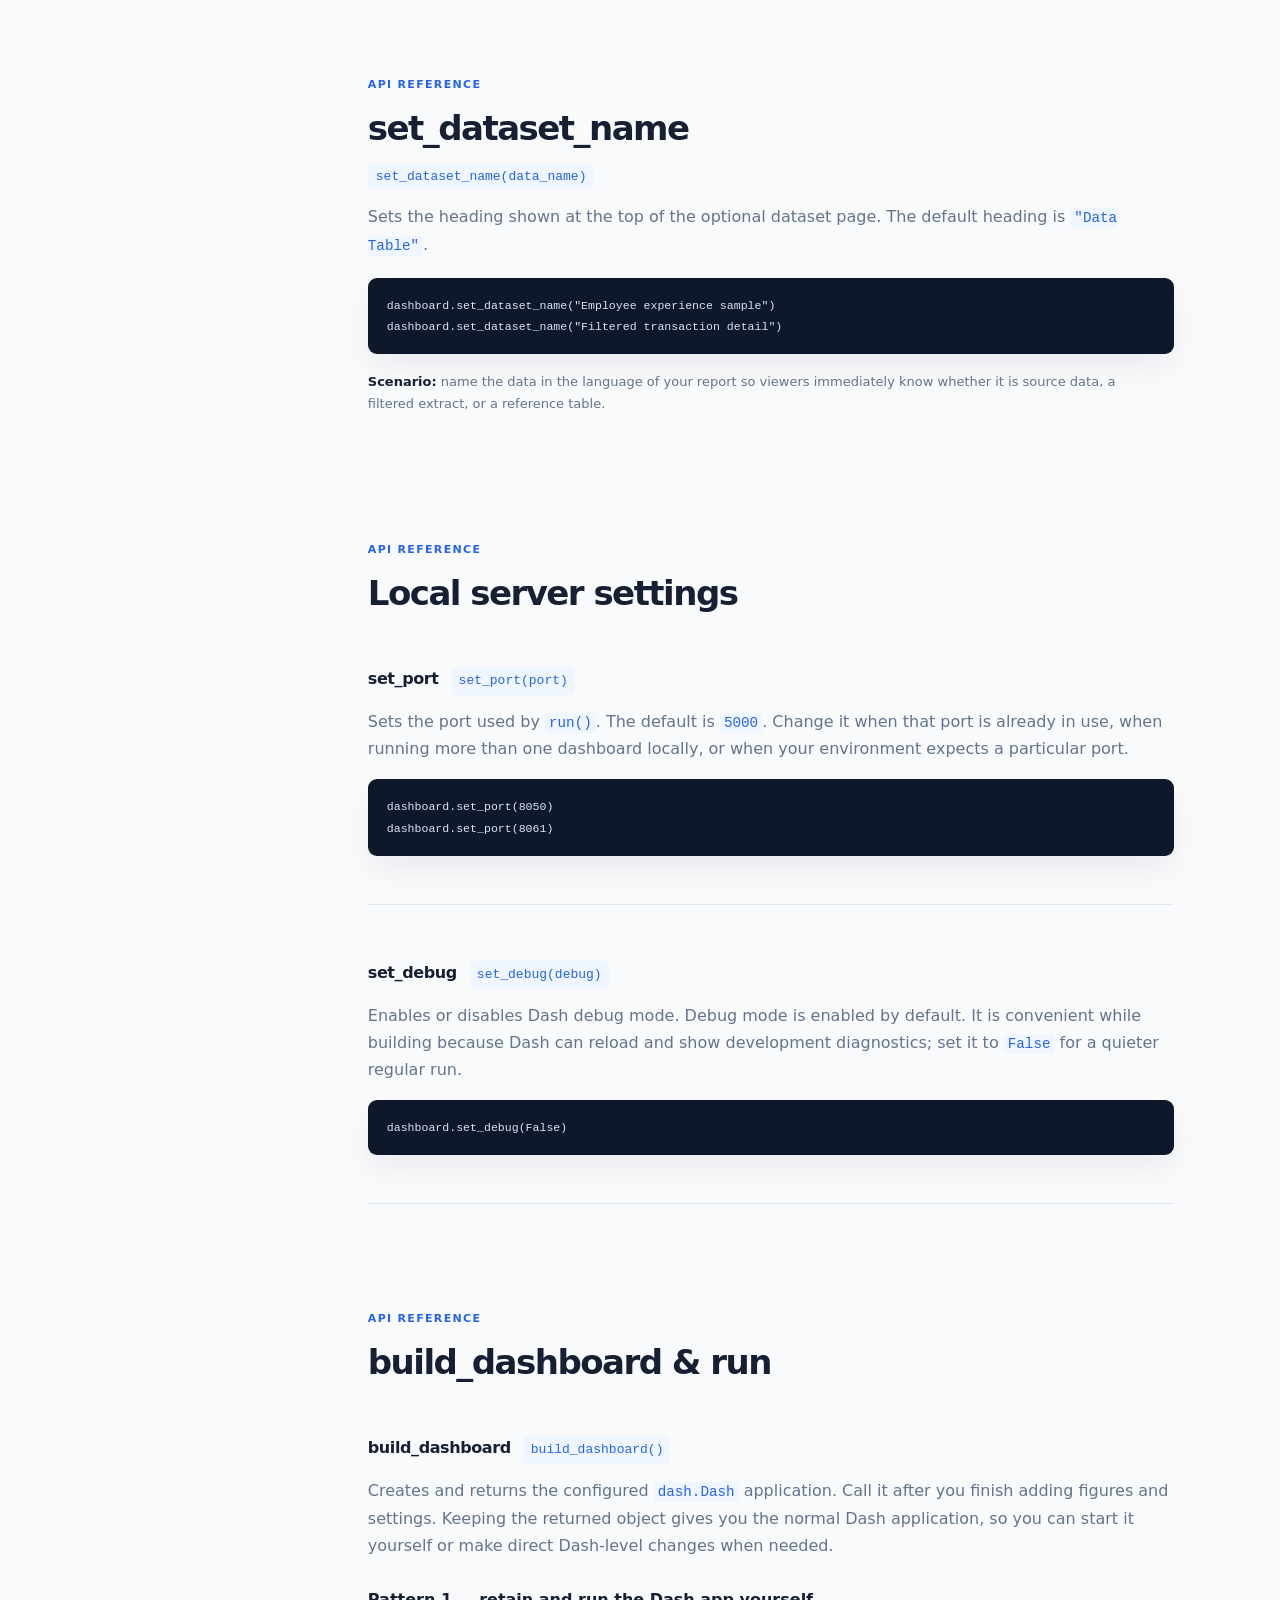
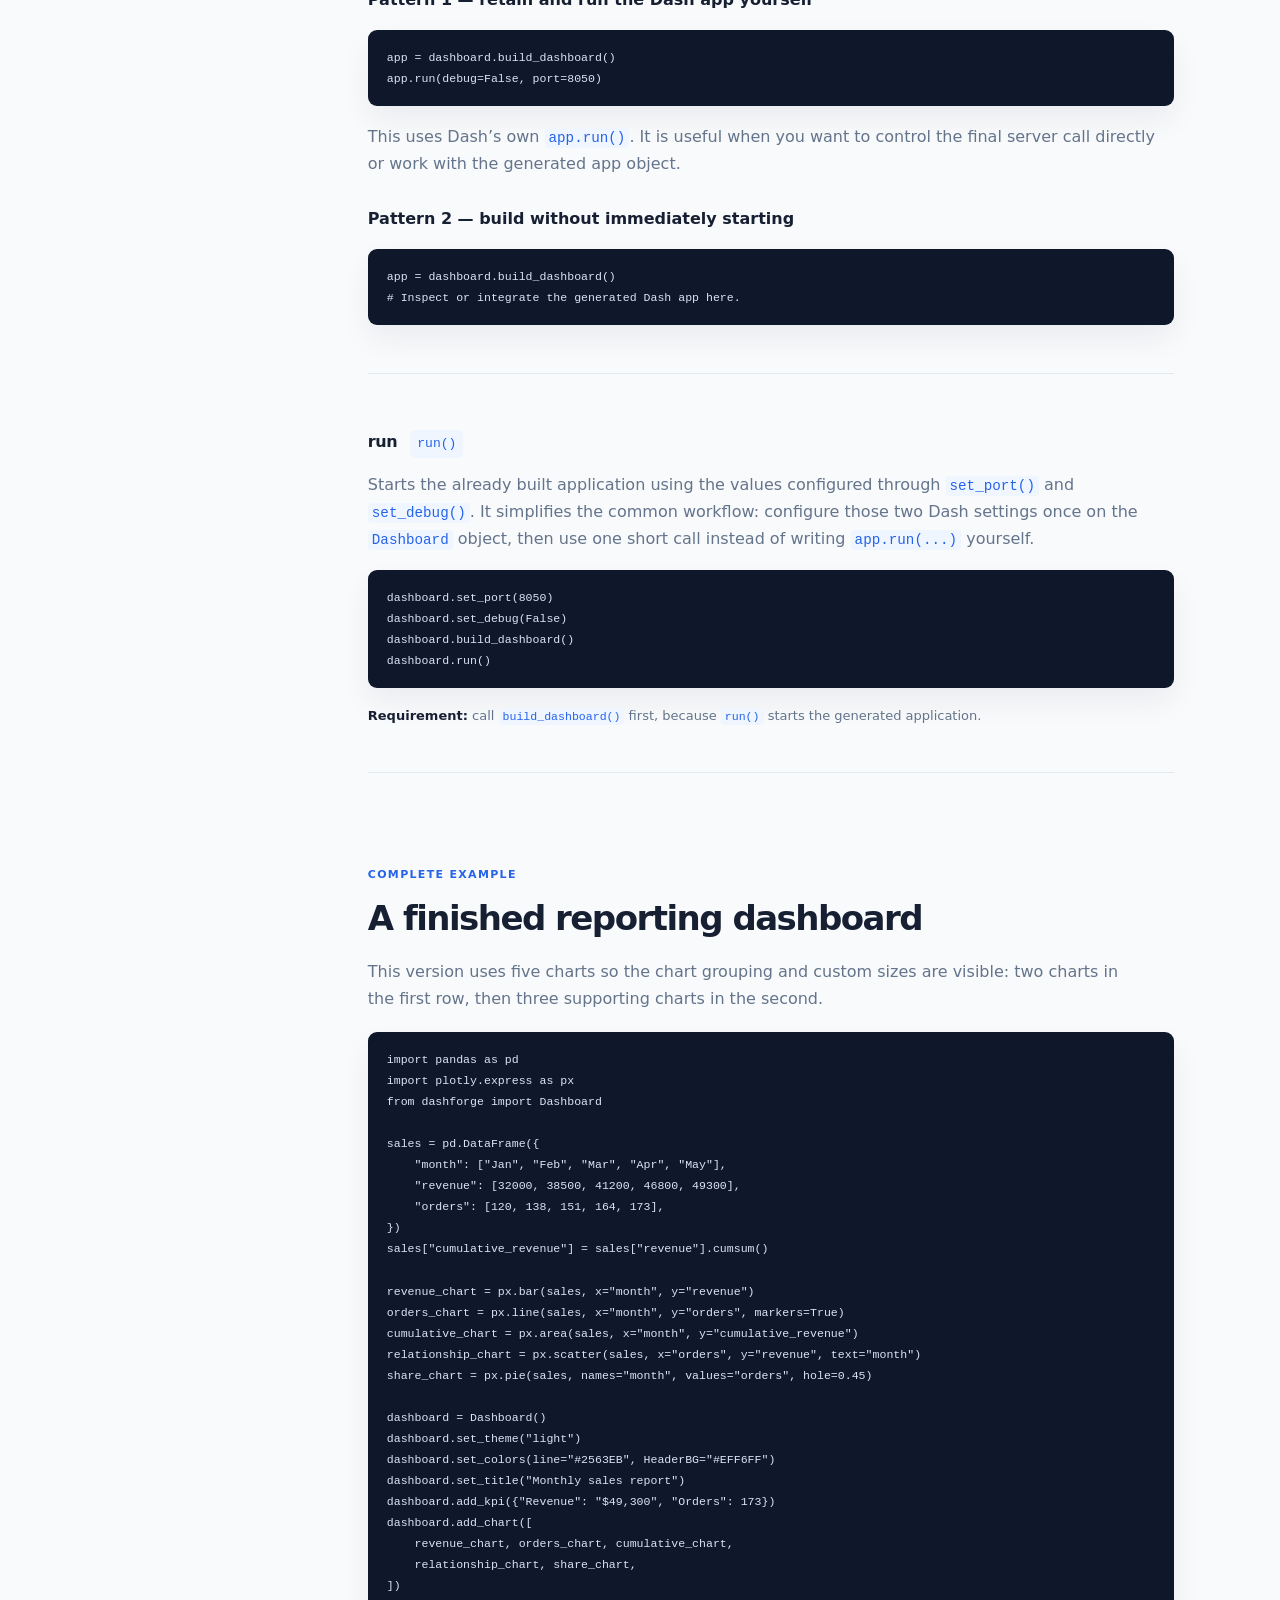
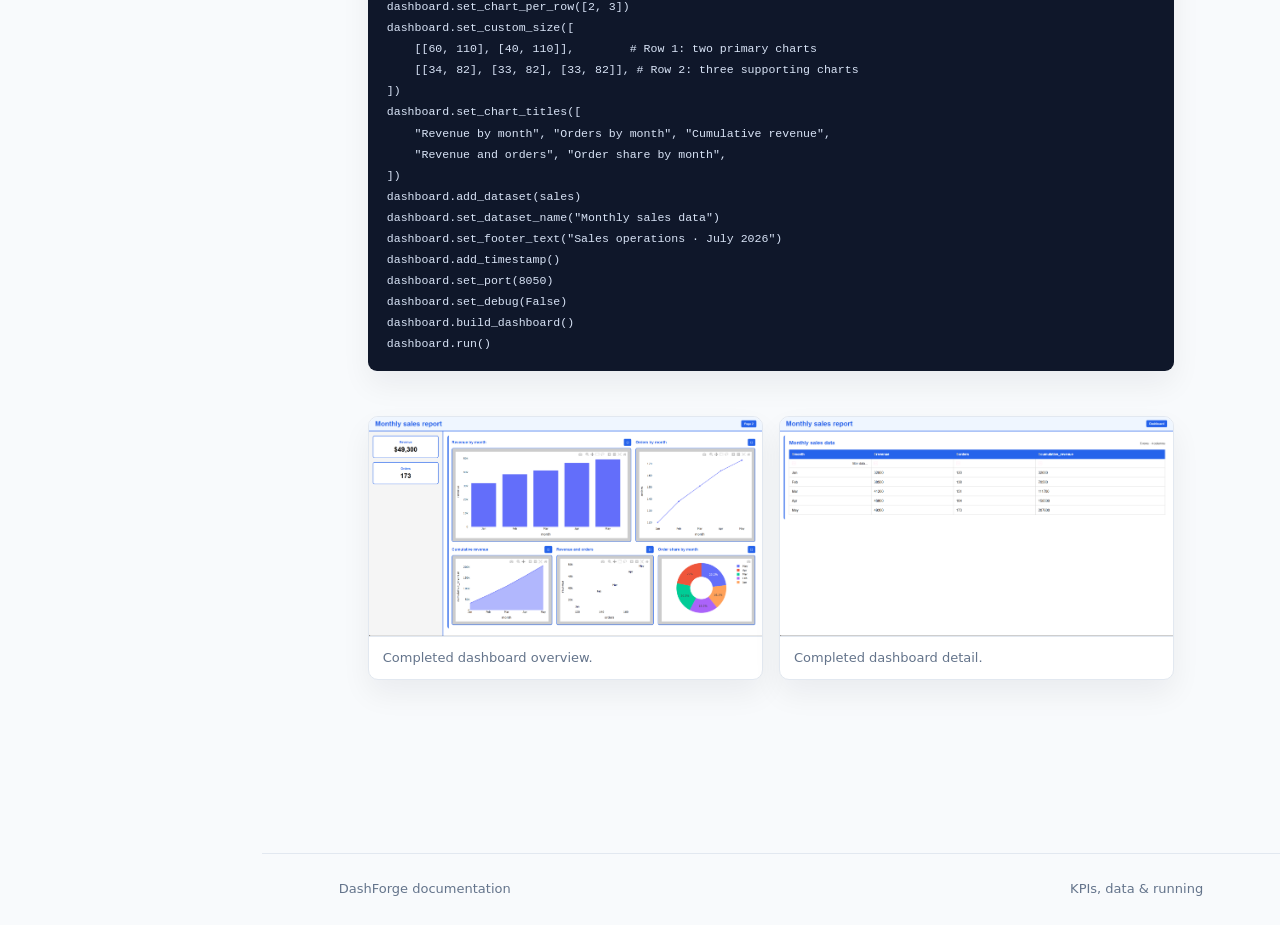
<file: docs/data-and-running.html>
<!doctype html>
<html lang="en"><head><meta charset="utf-8"><meta name="viewport" content="width=device-width, initial-scale=1"><meta name="description" content="DashForge KPI, data and running API"><title>KPIs, data & running — DashForge</title><link rel="stylesheet" href="Documentation.css"></head>
<body data-page="data"><a class="skip-link" href="#content">Skip to content</a><div class="site-shell">
<aside class="sidebar" aria-label="Documentation navigation"><a class="brand" href="index.html"><span class="brand-mark">D</span><span>DashForge</span></a><p class="sidebar-label">Documentation</p><nav class="nav-list"><a href="index.html">Introduction</a><a href="index.html#installation">Installation</a><a href="index.html#quickstart">Quick start</a><p class="nav-heading">Guides &amp; API</p><a data-page-link="charts" href="charts-and-layout.html">Charts &amp; layout</a><a data-page-link="appearance" href="appearance-and-branding.html">Appearance &amp; branding</a><a data-page-link="data" href="data-and-running.html">KPIs, data &amp; running</a></nav><div class="sidebar-bottom"><a href="https://pypi.org/project/dashforge/" target="_blank" rel="noreferrer">View on PyPI ↗</a></div></aside>
<main id="content"><header class="topbar"><span>DashForge <span class="muted">/</span> KPIs, data &amp; running</span><button id="theme-toggle" class="theme-toggle" type="button">◐ Theme</button></header><div class="page">
<section class="page-intro"><p class="eyebrow">Guide &amp; API reference</p><h1>KPIs, data &amp;<br><em>running.</em></h1><p>Finish the dashboard with high-level metrics and, when appropriate, a built-in page for source data. Then configure its local server and run the completed application.</p></section>
<section id="kpi" class="doc-section api-group"><p class="eyebrow">API reference</p><h2>add_kpi</h2><div class="signature"><code>add_kpi(kpi_name, kpi_value=None)</code></div><p>Adds a KPI card to the dashboard. KPI cards are intended for the small set of headline metrics that make the chart area easier to interpret at a glance.</p><h3>Pattern 1 — add a single named metric</h3><pre><code>dashboard.add_kpi("Monthly revenue", "$42,000")
dashboard.add_kpi("Active customers", 128)</code></pre><h3>Pattern 2 — add a group in one call</h3><p>Pass a dictionary when a report has several related metrics. Each dictionary key becomes the KPI label and each value becomes its displayed value.</p><pre><code>dashboard.add_kpi({
    "Revenue": "$42,000",
    "Orders": 1_248,
    "Conversion": "4.6%",
})</code></pre><h3>Pattern 3 — update an existing card</h3><p>Calling the method again with the same label replaces that card’s displayed value. This is convenient when the value is calculated later in the script.</p><pre><code>dashboard.add_kpi("Forecast", "Pending")
# ... calculate the model ...
dashboard.add_kpi("Forecast", "$58,200")</code></pre><p class="validation"><strong>Input rule:</strong> a single KPI label may be a string, integer, or float. A dictionary is also accepted. Use already formatted strings for values such as currency, percentages, or dates when you need exact presentation.</p></section>
<section id="dataset" class="doc-section api-group"><p class="eyebrow">API reference</p><h2>add_dataset</h2><div class="signature"><code>add_dataset(dataset)</code></div><p>Adds an optional second page containing the supplied pandas <code>DataFrame</code>. The page includes a sortable, filterable Dash table and reports the row and column count. The dashboard header remains visible and gains a button to switch between the chart dashboard and the data page.</p><h3>Pattern 1 — expose the exact dataframe behind a report</h3><pre><code>dashboard.add_dataset(sales)</code></pre><h3>Pattern 2 — load a CSV, then add it</h3><p>DashForge receives a dataframe, not a file path. Read the CSV with pandas first, then pass the resulting dataframe to the dashboard.</p><pre><code>import pandas as pd

sales = pd.read_csv("data/monthly_sales.csv")
dashboard.add_dataset(sales)</code></pre><h3>Pattern 3 — publish a selected reporting view</h3><p>Create a smaller dataframe when the dashboard should expose only relevant columns or records.</p><pre><code>reporting_columns = ["region", "month", "revenue", "orders"]
dashboard.add_dataset(sales.loc[:, reporting_columns])</code></pre><h3>Pattern 4 — pair it with a descriptive page title</h3><pre><code>dashboard.add_dataset(sales)
dashboard.set_dataset_name("Monthly sales source data")</code></pre><!-- assets\gallery\Layout5.5.png --><p class="validation"><strong>Constraint:</strong> the input must be a pandas <code>DataFrame</code>; a list, CSV path, or dictionary raises <code>ValueError</code>. Add the dataset before calling <code>hide_Header()</code>—in practice, retain the header because it provides the necessary page navigation.</p></section>
<section id="dataset-name" class="doc-section api-group"><p class="eyebrow">API reference</p><h2>set_dataset_name</h2><div class="signature"><code>set_dataset_name(data_name)</code></div><p>Sets the heading shown at the top of the optional dataset page. The default heading is <code>"Data Table"</code>.</p><pre><code>dashboard.set_dataset_name("Employee experience sample")
dashboard.set_dataset_name("Filtered transaction detail")</code></pre><p class="validation"><strong>Scenario:</strong> name the data in the language of your report so viewers immediately know whether it is source data, a filtered extract, or a reference table.</p></section>
<section id="server" class="doc-section api-group"><p class="eyebrow">API reference</p><h2>Local server settings</h2>
<article class="api-entry"><div class="api-title"><h3>set_port</h3><code>set_port(port)</code></div><p>Sets the port used by <code>run()</code>. The default is <code>5000</code>. Change it when that port is already in use, when running more than one dashboard locally, or when your environment expects a particular port.</p><pre><code>dashboard.set_port(8050)
dashboard.set_port(8061)</code></pre></article>
<article class="api-entry"><div class="api-title"><h3>set_debug</h3><code>set_debug(debug)</code></div><p>Enables or disables Dash debug mode. Debug mode is enabled by default. It is convenient while building because Dash can reload and show development diagnostics; set it to <code>False</code> for a quieter regular run.</p><pre><code>dashboard.set_debug(False)</code></pre></article></section>
<section id="build-run" class="doc-section api-group"><p class="eyebrow">API reference</p><h2>build_dashboard &amp; run</h2>
<article class="api-entry"><div class="api-title"><h3>build_dashboard</h3><code>build_dashboard()</code></div><p>Creates and returns the configured <code>dash.Dash</code> application. Call it after you finish adding figures and settings. Keeping the returned object gives you the normal Dash application, so you can start it yourself or make direct Dash-level changes when needed.</p><h3>Pattern 1 — retain and run the Dash app yourself</h3><pre><code>app = dashboard.build_dashboard()
app.run(debug=False, port=8050)</code></pre><p>This uses Dash’s own <code>app.run()</code>. It is useful when you want to control the final server call directly or work with the generated app object.</p><h3>Pattern 2 — build without immediately starting</h3><pre><code>app = dashboard.build_dashboard()
# Inspect or integrate the generated Dash app here.</code></pre></article>
<article class="api-entry"><div class="api-title"><h3>run</h3><code>run()</code></div><p>Starts the already built application using the values configured through <code>set_port()</code> and <code>set_debug()</code>. It simplifies the common workflow: configure those two Dash settings once on the <code>Dashboard</code> object, then use one short call instead of writing <code>app.run(...)</code> yourself.</p><pre><code>dashboard.set_port(8050)
dashboard.set_debug(False)
dashboard.build_dashboard()
dashboard.run()</code></pre><p class="validation"><strong>Requirement:</strong> call <code>build_dashboard()</code> first, because <code>run()</code> starts the generated application.</p></article></section>
<section id="complete-example" class="doc-section final-example"><p class="eyebrow">Complete example</p><h2>A finished reporting dashboard</h2><p>This version uses five charts so the chart grouping and custom sizes are visible: two charts in the first row, then three supporting charts in the second.</p><pre><code>import pandas as pd
import plotly.express as px
from dashforge import Dashboard

sales = pd.DataFrame({
    "month": ["Jan", "Feb", "Mar", "Apr", "May"],
    "revenue": [32000, 38500, 41200, 46800, 49300],
    "orders": [120, 138, 151, 164, 173],
})
sales["cumulative_revenue"] = sales["revenue"].cumsum()

revenue_chart = px.bar(sales, x="month", y="revenue")
orders_chart = px.line(sales, x="month", y="orders", markers=True)
cumulative_chart = px.area(sales, x="month", y="cumulative_revenue")
relationship_chart = px.scatter(sales, x="orders", y="revenue", text="month")
share_chart = px.pie(sales, names="month", values="orders", hole=0.45)

dashboard = Dashboard()
dashboard.set_theme("light")
dashboard.set_colors(line="#2563EB", HeaderBG="#EFF6FF")
dashboard.set_title("Monthly sales report")
dashboard.add_kpi({"Revenue": "$49,300", "Orders": 173})
dashboard.add_chart([
    revenue_chart, orders_chart, cumulative_chart,
    relationship_chart, share_chart,
])
dashboard.set_chart_per_row([2, 3])
dashboard.set_custom_size([
    [[60, 110], [40, 110]],        # Row 1: two primary charts
    [[34, 82], [33, 82], [33, 82]], # Row 2: three supporting charts
])
dashboard.set_chart_titles([
    "Revenue by month", "Orders by month", "Cumulative revenue",
    "Revenue and orders", "Order share by month",
])
dashboard.add_dataset(sales)
dashboard.set_dataset_name("Monthly sales data")
dashboard.set_footer_text("Sales operations · July 2026")
dashboard.add_timestamp()
dashboard.set_port(8050)
dashboard.set_debug(False)
dashboard.build_dashboard()
dashboard.run()</code></pre><!-- assets\Documentation\Final_output1.png | assets\Documentation\Final_output1.5.png --></section>
</div><footer class="site-footer"><span>DashForge documentation</span><span>KPIs, data &amp; running</span></footer></main></div><script src="Documentation.js"></script></body></html>
</file>
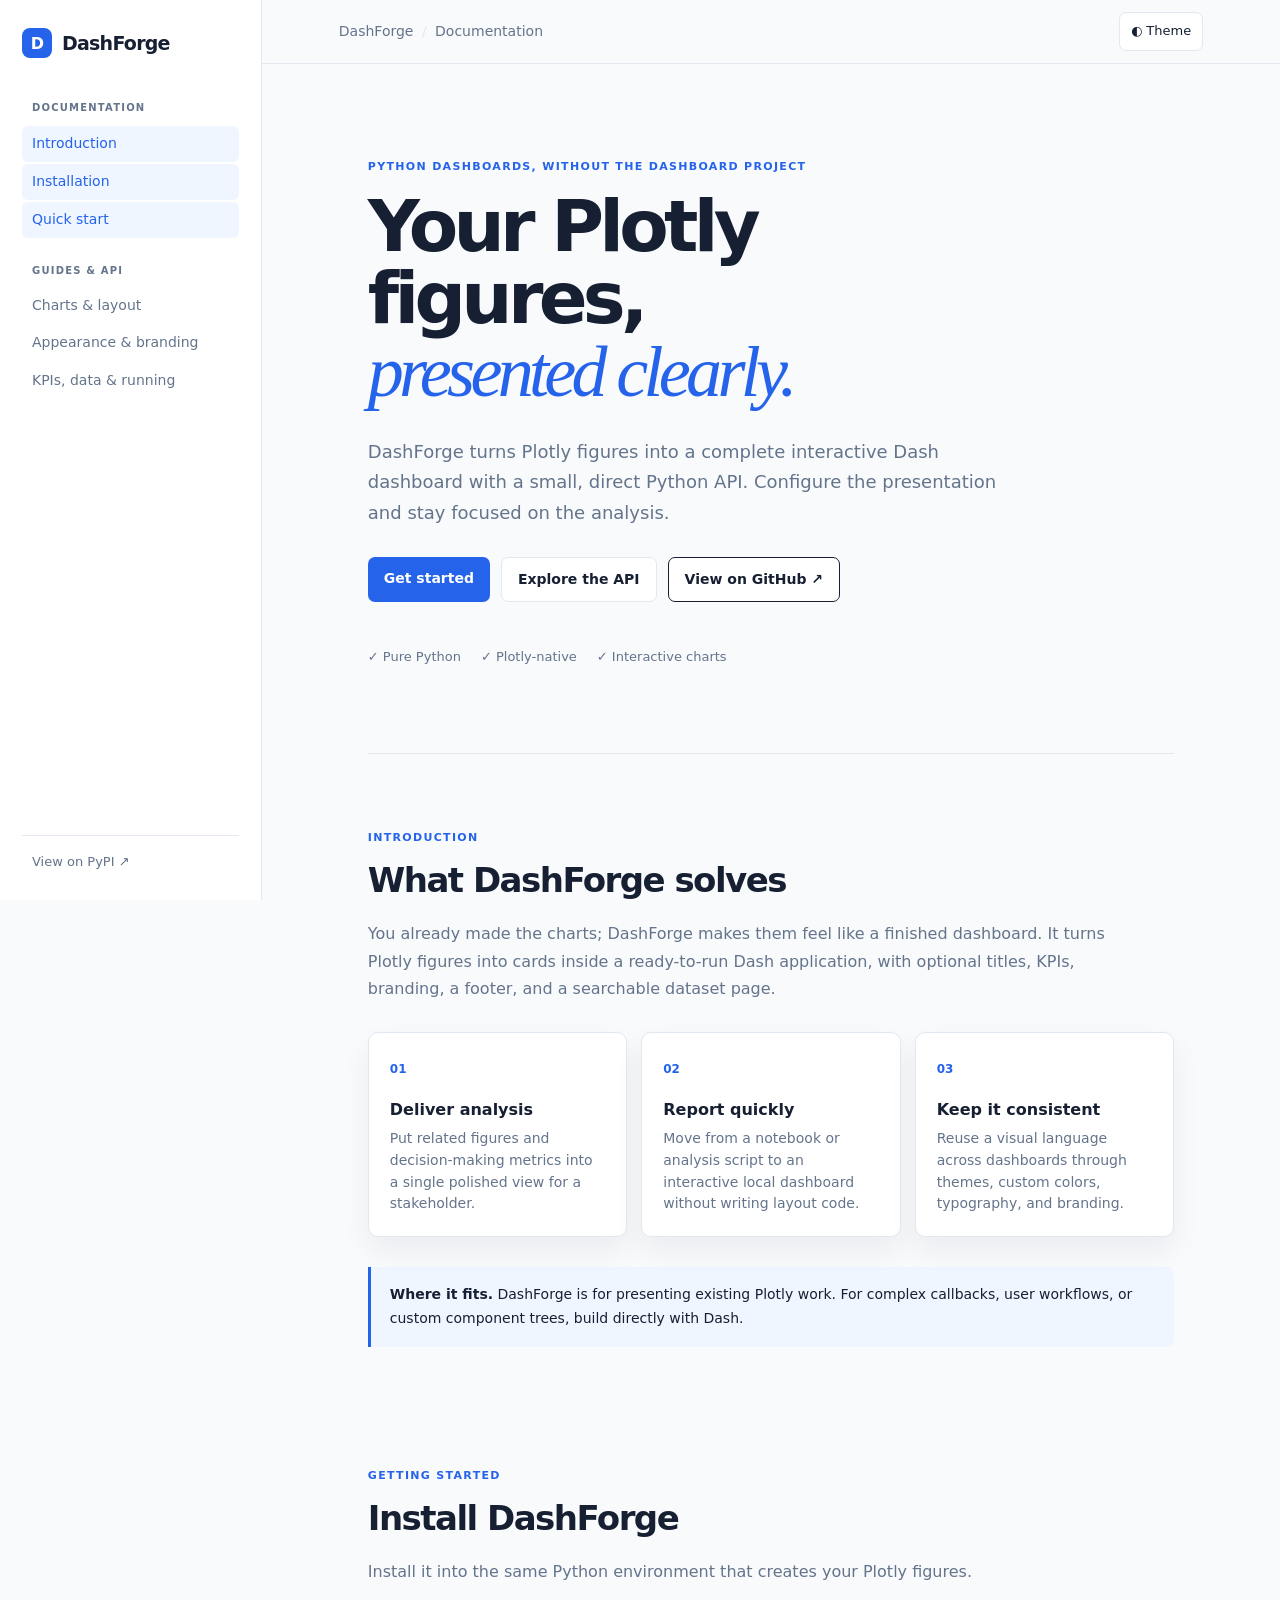
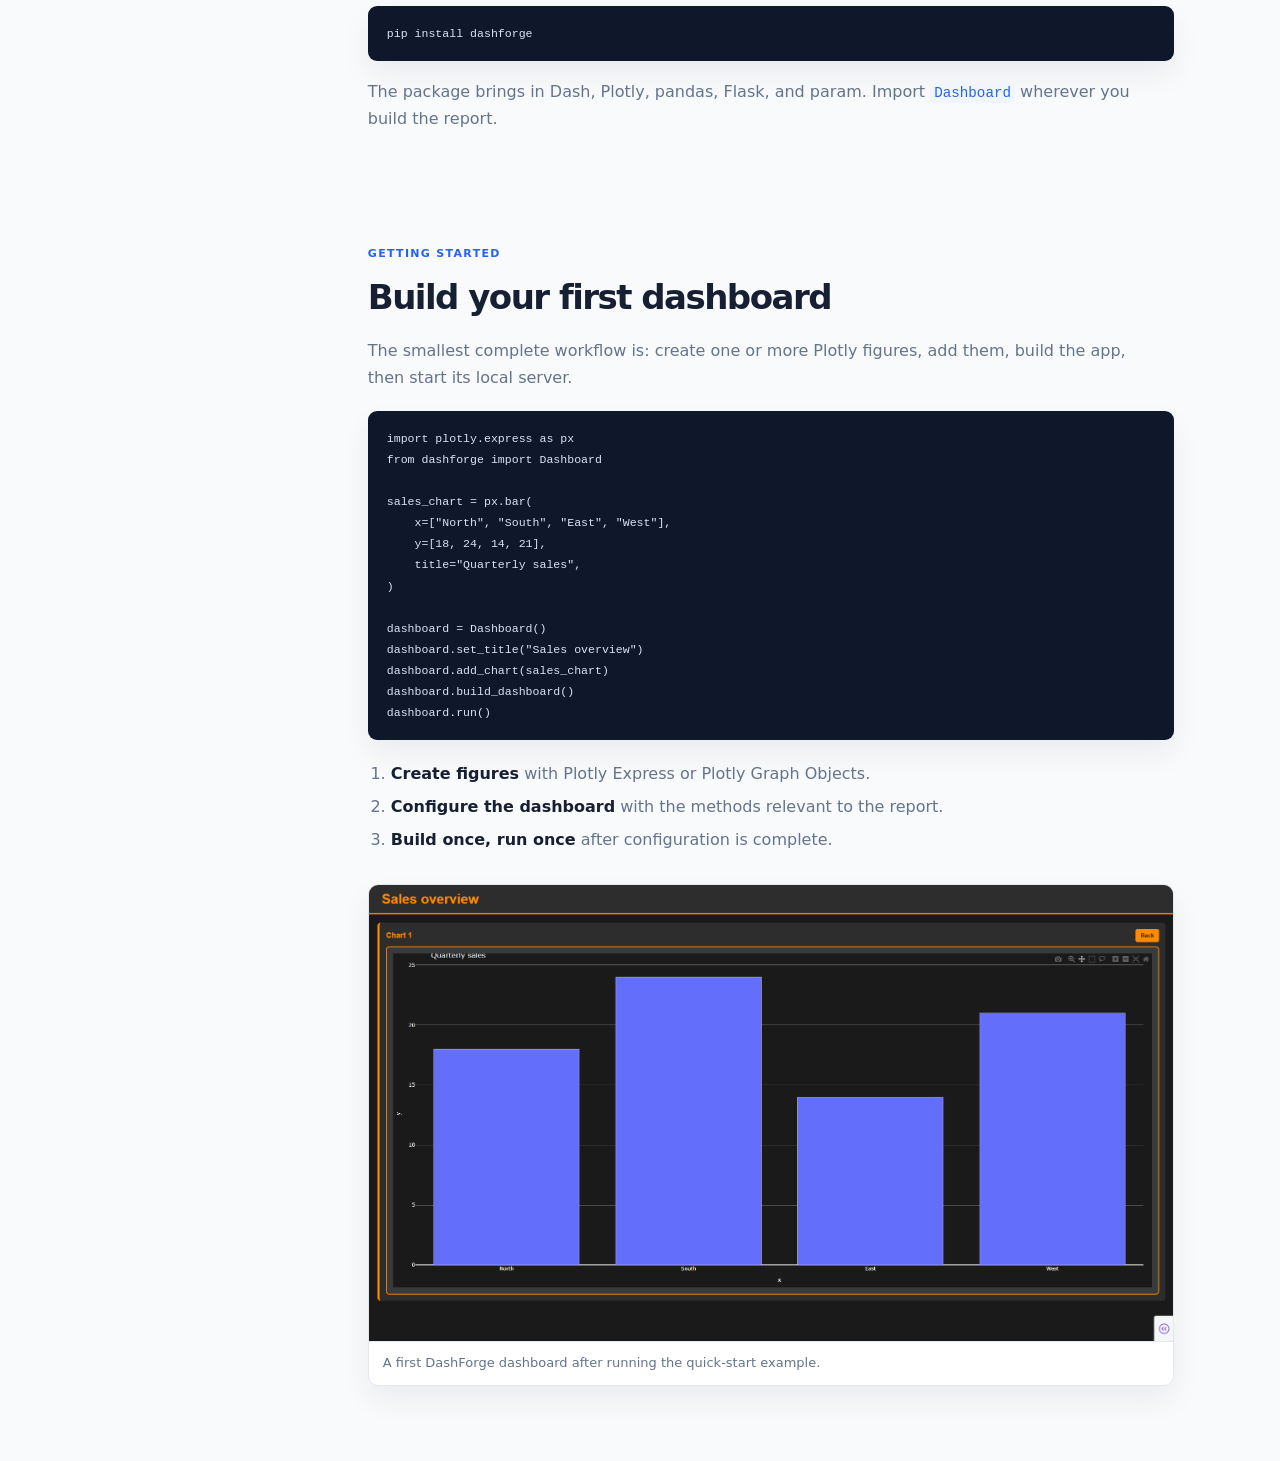
<file: docs/Documentation.html>
+<!doctype html>
<html lang="en">
<head>
  <meta charset="utf-8">
  <meta http-equiv="refresh" content="0; url=index.html">
  <link rel="canonical" href="index.html">
  <title>DashForge Documentation</title>
</head>
<body>
  <p>Open <a href="index.html">DashForge Documentation</a>.</p>
</body>
</html>
</file>
<file: docs/Documentation.css>
:root{--bg:#f8fafc;--surface:#fff;--ink:#172033;--muted:#64748b;--line:#e2e8f0;--blue:#2563eb;--blue-soft:#eff6ff;--code:#0f172a;--shadow:0 14px 30px rgba(15,23,42,.06)}
html[data-theme="dark"]{--bg:#0b1120;--surface:#111a2c;--ink:#e6edf9;--muted:#98a8c1;--line:#23314a;--blue:#78a9ff;--blue-soft:#17294a;--code:#08101f;--shadow:0 14px 30px rgba(0,0,0,.22)}
*{box-sizing:border-box}html{scroll-behavior:smooth}body{margin:0;background:var(--bg);color:var(--ink);font:16px/1.7 Inter,ui-sans-serif,system-ui,-apple-system,"Segoe UI",sans-serif}.site-shell{display:grid;grid-template-columns:262px minmax(0,1fr);min-height:100vh}.sidebar{position:fixed;inset:0 auto 0 0;width:262px;padding:27px 22px;border-right:1px solid var(--line);background:var(--surface);display:flex;flex-direction:column;z-index:2}.brand{display:flex;align-items:center;gap:10px;color:var(--ink);text-decoration:none;font-size:19px;font-weight:750;letter-spacing:-.04em}.brand-mark{display:grid;place-items:center;width:30px;height:30px;border-radius:8px;background:var(--blue);color:#fff;font-weight:800;font-size:16px}.sidebar-label,.nav-heading{font-size:10px;letter-spacing:.12em;text-transform:uppercase;font-weight:800;color:var(--muted)}.sidebar-label{margin:40px 10px 10px}.nav-heading{margin:22px 10px 7px}.nav-list{display:flex;flex-direction:column;gap:2px}.nav-list a{padding:6px 10px;border-radius:6px;color:var(--muted);font-size:14px;text-decoration:none}.nav-list a:hover,.nav-list a.active{background:var(--blue-soft);color:var(--blue)}.sidebar-bottom{margin-top:auto;padding:15px 10px 0;border-top:1px solid var(--line);font-size:13px}.sidebar-bottom a{color:var(--muted);text-decoration:none}.sidebar-bottom a:hover{color:var(--blue)}main{grid-column:2;min-width:0}.topbar{height:64px;display:flex;align-items:center;justify-content:space-between;padding:0 clamp(26px,6vw,86px);border-bottom:1px solid var(--line);color:var(--muted);font-size:14px;background:var(--bg);position:sticky;top:0;z-index:1}.muted{color:var(--line);padding:0 4px}.theme-toggle{border:1px solid var(--line);border-radius:7px;background:var(--surface);color:var(--ink);padding:7px 11px;cursor:pointer;font:inherit;font-size:13px}.theme-toggle:hover{border-color:var(--blue);color:var(--blue)}.page{width:min(960px,100%);margin:0 auto;padding:0 clamp(26px,6vw,86px) 70px}.hero{padding:94px 0 84px;border-bottom:1px solid var(--line)}.eyebrow{margin:0 0 13px;color:var(--blue);font-size:11px;font-weight:800;letter-spacing:.12em;text-transform:uppercase}.hero h1{max-width:680px;margin:0;letter-spacing:-.065em;line-height:1.01;font-size:clamp(45px,6vw,72px)}.hero h1 em{font-family:Georgia,serif;font-weight:400;color:var(--blue)}.hero-copy{max-width:630px;margin:28px 0;color:var(--muted);font-size:18px}.hero-actions{display:flex;gap:11px}.button{padding:10px 16px;border-radius:7px;text-decoration:none;font-weight:650;font-size:14px}.primary{background:var(--blue);color:#fff}.secondary{border:1px solid var(--line);color:var(--ink);background:var(--surface)}.hero-meta{display:flex;gap:20px;margin-top:44px;color:var(--muted);font-size:13px}.doc-section{padding:75px 0 18px;scroll-margin-top:62px}.doc-section h2{margin:0 0 20px;font-size:34px;line-height:1.18;letter-spacing:-.045em}.doc-section>p:not(.eyebrow){max-width:770px;margin:0 0 20px;color:var(--muted)}.cards{display:grid;gap:14px;margin:30px 0}.three{grid-template-columns:repeat(3,1fr)}.info-card{padding:21px;border:1px solid var(--line);border-radius:10px;background:var(--surface);box-shadow:var(--shadow)}.card-number{color:var(--blue);font-size:12px;font-weight:800}.info-card h3{margin:15px 0 5px;font-size:16px}.info-card p{margin:0;color:var(--muted);font-size:14px;line-height:1.55}.note,.output-slot{margin:27px 0;padding:16px 19px;border-left:3px solid var(--blue);border-radius:0 7px 7px 0;background:var(--blue-soft);font-size:14px}.output-slot{border-left-style:dashed;color:var(--muted)}.output-slot span{display:block;margin-bottom:3px;text-transform:uppercase;letter-spacing:.1em;font-size:10px;color:var(--blue);font-weight:800}.output-slot p{margin:0!important}.concept-grid{display:grid;grid-template-columns:1fr 1fr;gap:0;border:1px solid var(--line);border-radius:10px;overflow:hidden;background:var(--surface)}.concept-grid div{padding:23px;border:solid var(--line);border-width:0 1px 1px 0}.concept-grid div:nth-child(2n){border-right:0}.concept-grid div:nth-last-child(-n+2){border-bottom:0}.concept-grid h3{margin:0 0 5px;font-size:15px}.concept-grid p{margin:0;color:var(--muted);font-size:14px}.api-group{padding-top:88px}.api-entry{padding:27px 0 31px;border-bottom:1px solid var(--line);scroll-margin-top:62px}.api-entry:first-of-type{padding-top:5px}.api-title{display:flex;align-items:baseline;gap:13px;flex-wrap:wrap}.api-title h3{margin:0;font-size:21px;letter-spacing:-.025em}.api-title>code{padding:3px 7px;border-radius:5px;color:var(--blue);background:var(--blue-soft);font-size:13px}.api-entry>p{margin:10px 0 14px;color:var(--muted)}pre{margin:17px 0;padding:17px 19px;overflow:auto;border-radius:9px;background:var(--code);box-shadow:var(--shadow);color:#d9e4f7;font:13px/1.62 "SFMono-Regular",Consolas,"Liberation Mono",monospace}code{font-family:"SFMono-Regular",Consolas,"Liberation Mono",monospace;font-size:.89em}p code,.when code,.validation code,.concept-grid code{padding:2px 4px;border-radius:4px;background:var(--blue-soft);color:var(--blue)}.when{margin:16px 0;padding:11px 13px;border-radius:6px;background:var(--surface);border:1px solid var(--line);font-size:14px;color:var(--muted)}.when strong,.validation strong{color:var(--ink)}.validation{font-size:13px!important}.steps{padding-left:23px;color:var(--muted)}.steps li{padding:3px 0}.steps strong{color:var(--ink)}details{margin-top:17px;border:1px solid var(--line);border-radius:7px;background:var(--surface);font-size:14px}summary{padding:11px 14px;cursor:pointer;font-weight:650}.details-grid{display:grid;grid-template-columns:170px 1fr;gap:0;padding:4px 14px 14px;color:var(--muted)}.details-grid code{color:var(--blue);padding:5px 0}.details-grid span{padding:5px 0}.final-example{padding-bottom:75px}.site-footer{display:flex;justify-content:space-between;gap:15px;padding:24px clamp(26px,6vw,86px);border-top:1px solid var(--line);color:var(--muted);font-size:13px}.skip-link{position:absolute;left:-999px}.skip-link:focus{left:15px;top:15px;z-index:5;padding:8px;background:var(--blue);color:#fff}@media(max-width:850px){.site-shell{display:block}.sidebar{position:sticky;top:0;width:100%;height:59px;padding:11px 18px;flex-direction:row;align-items:center;border-right:0;border-bottom:1px solid var(--line)}.sidebar-label,.nav-list,.sidebar-bottom{display:none}main{display:block}.topbar{position:static;height:52px;padding:0 18px}.page{padding:0 22px 45px;width:100%}.hero{padding:65px 0}.three{grid-template-columns:1fr}.site-footer{padding:22px;flex-direction:column}.hero-meta{flex-wrap:wrap;gap:8px 15px}}@media(max-width:520px){.hero h1{font-size:43px}.doc-section{padding-top:58px}.doc-section h2{font-size:29px}.concept-grid{grid-template-columns:1fr}.concept-grid div{border-right:0!important;border-bottom:1px solid var(--line)!important}.concept-grid div:last-child{border-bottom:0!important}.details-grid{grid-template-columns:1fr}.details-grid span{padding-top:0}.hero-actions{flex-wrap:wrap}.site-footer{font-size:12px}}
.page-intro{padding:86px 0 48px;border-bottom:1px solid var(--line)}.page-intro h1{margin:0;font-size:clamp(42px,5.6vw,64px);line-height:1.02;letter-spacing:-.06em}.page-intro h1 em{font-family:Georgia,serif;color:var(--blue);font-weight:400}.page-intro>p:last-child{max-width:690px;margin:23px 0 0;color:var(--muted);font-size:18px}.signature{margin:-7px 0 15px}.signature code{padding:5px 8px;border-radius:5px;background:var(--blue-soft);color:var(--blue);font-size:13px}.api-entry h3,.api-group>h3{margin:27px 0 6px;font-size:16px}.link-card{display:block;text-decoration:none;transition:transform .15s,border-color .15s}.link-card:hover{transform:translateY(-2px);border-color:var(--blue)}@media(max-width:850px){.page-intro{padding:62px 0 35px}}
</file>
